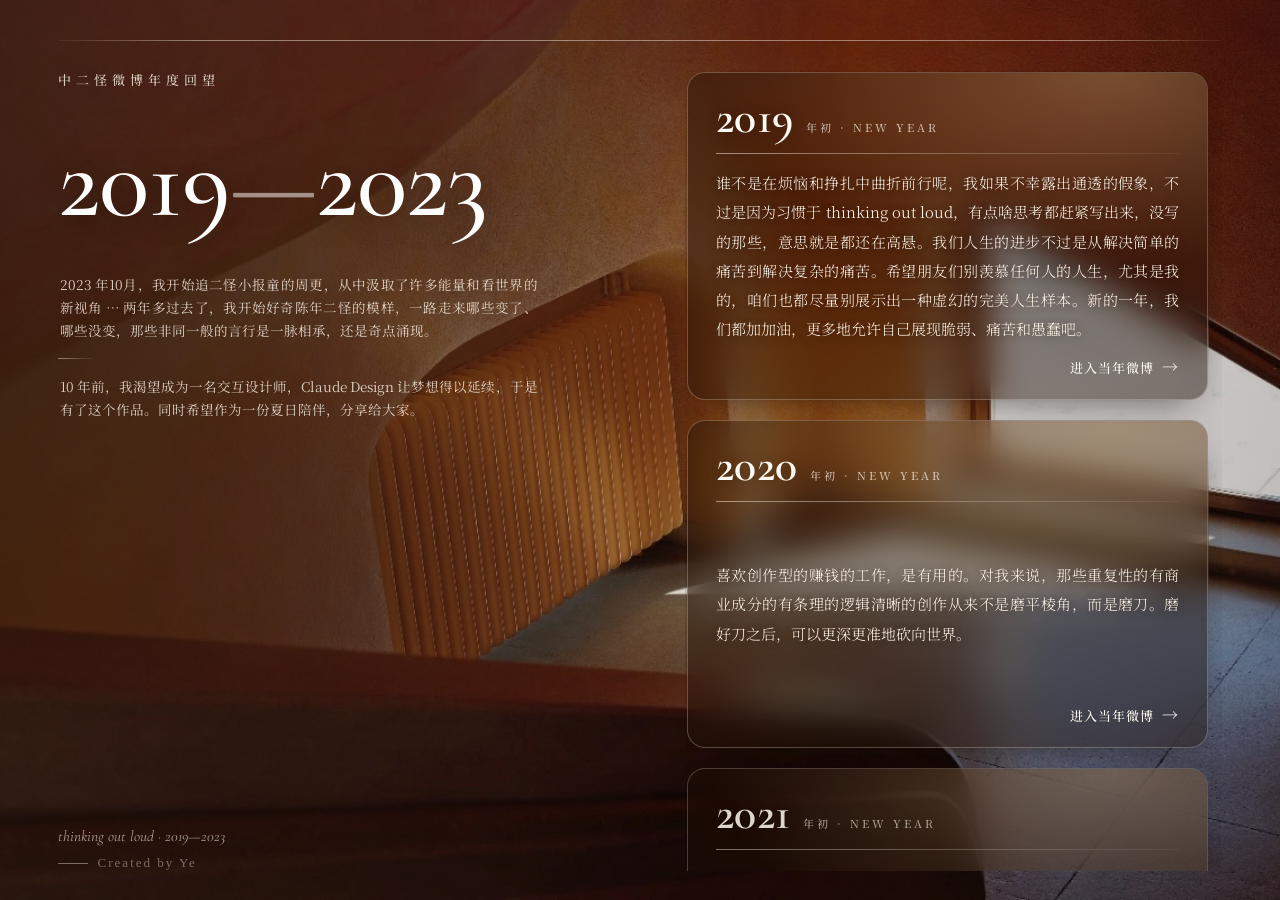
<file: index.html>
<!DOCTYPE html>
<html>
<head>
<meta charset="utf-8">
<meta name="viewport" content="width=device-width, initial-scale=1">
<link rel="preconnect" href="https://fonts.googleapis.com">
<link rel="preconnect" href="https://fonts.gstatic.com" crossorigin="">
<link href="https://fonts.googleapis.com/css2?family=Cormorant+Garamond:ital,wght@0,400;0,500;0,600;1,500&family=Noto+Serif+SC:wght@300;400;500;600&display=swap" rel="stylesheet">
<style>
  html,body{margin:0;padding:0;height:100%;background:#3a2417;}
  *{box-sizing:border-box;}
  .yr-scroll::-webkit-scrollbar{width:7px;}
  .yr-scroll::-webkit-scrollbar-thumb{background:rgba(255,240,224,0.28);border-radius:5px;}
  .yr-scroll::-webkit-scrollbar-track{background:transparent;}
  .yr-scroll{scrollbar-width:thin;scrollbar-color:rgba(255,240,224,0.28) transparent;}
  @keyframes yrBreathe{0%,100%{opacity:.28;}50%{opacity:.62;}}
  @keyframes yrCardIn{from{opacity:0;transform:translateY(18px);}to{opacity:1;transform:translateY(0);}}
</style>
</head>
<body>
<div id="root" style="position:fixed; inset:0; overflow:hidden; font-family:'Noto Serif SC',serif; background:#3a2417;"></div>

<script>
(function() {
  const data = [
    { year: '2019', text: '谁不是在烦恼和挣扎中曲折前行呢，我如果不幸露出通透的假象，不过是因为习惯于 thinking out loud，有点啥思考都赶紧写出来，没写的那些，意思就是都还在高悬。我们人生的进步不过是从解决简单的痛苦到解决复杂的痛苦。希望朋友们别羡慕任何人的人生，尤其是我的，咱们也都尽量别展示出一种虚幻的完美人生样本。新的一年，我们都加加油，更多地允许自己展现脆弱、痛苦和愚蠢吧。' },
    { year: '2020', text: '喜欢创作型的赚钱的工作，是有用的。对我来说，那些重复性的有商业成分的有条理的逻辑清晰的创作从来不是磨平棱角，而是磨刀。磨好刀之后，可以更深更准地砍向世界。' },
    { year: '2021', text: '新年愿望是多做一些无人在意的事情吧，主流太无趣了，得往边缘里退一退。主流是个奖杯，拿完了就完了，但是搞创作是一辈子的事儿，眼睛一直盯着奖杯还玩啥呀' },
    { year: '2022', text: '任何关系健康的基础都是「我有很多自己的事情要忙」。在今天这样人情繁杂的时刻，不必被任何关系牵动、捆绑，先护佑自己的心，送给朋友们。' },
    { year: '2023', text: '书和电影现在很难带给我什么极致体验了，那些对现在的我来说都是有点降维的世界。我更喜欢感受真实的人，握手以及拥抱，尴尬或是沉默，爱别离与求不得。仍然会像年轻时那样大量地读、敏锐地感受，但那些遥远的灵魂，确实走不进我心里更深的地方了。我关心的是我能一起滑冰、打到耳光或亲吻一会儿的人类' },
  ];
  const reader = encodeURI('detailbyy.html');

  function isMobile() { return window.innerWidth <= 640; }

  function getVals() {
    const mobile = isMobile();
    return {
      leftDisplay: mobile ? 'none' : 'flex',
      mobileHeaderDisplay: mobile ? 'flex' : 'none',
      cardColWidth: mobile ? '100%' : 'clamp(380px,42vw,600px)',
      cardColPad: mobile ? '2px 2px 8px' : '2px 14px 2px 2px',
      hairlineMargin: mobile ? '14px' : '40px',
      bgPos: mobile ? '36% 42%' : 'center 42%',
      outerPad: mobile ? '0 18px' : '0 clamp(28px,4.5vw,76px)',
      cardTextSize: mobile ? '15.5px' : '15px',
      cardFooterSize: mobile ? '13.5px' : '13px',
    };
  }

  function buildCards() {
    return data.map((d, i) => {
      const ready = d.year === '2019' || d.year === '2020';
      return {
        year: d.year,
        text: d.text,
        ready,
        href: ready ? (reader + '?year=' + d.year) : null,
        footerText: ready ? '进入当年微博' : '整理中，待续 ...',
        footerColor: ready ? '#fffaf3' : 'rgba(255,244,230,0.6)',
        cardOpacity: ready ? '1' : '0.86',
        breatheDelay: (i * 0.9).toFixed(2) + 's',
      };
    });
  }

  function render() {
    const v = getVals();
    const cards = buildCards();
    const root = document.getElementById('root');

    root.innerHTML = `
      <div aria-hidden="true" style="position:absolute; inset:0; background-image:url('assets/bg-room.jpg'); background-size:cover; background-position:${v.bgPos};"></div>
      <div aria-hidden="true" style="position:absolute; inset:0; background:linear-gradient(100deg, rgba(36,20,11,0.62) 0%, rgba(36,20,11,0.34) 34%, rgba(36,20,11,0.10) 60%, rgba(36,20,11,0.30) 100%);"></div>

      <div style="position:absolute; inset:0; display:flex; flex-direction:column; padding:${v.outerPad};">

        <div style="height:1px; margin-top:${v.hairlineMargin}; background:linear-gradient(90deg, rgba(255,244,230,0.05), rgba(255,244,230,0.45) 12%, rgba(255,244,230,0.45) 88%, rgba(255,244,230,0.05));"></div>

        <div style="display:${v.mobileHeaderDisplay}; flex-direction:column; align-items:center; padding:clamp(18px,3.5vh,30px) 0 clamp(10px,2vh,16px); text-align:center; gap:5px;">
          <div style="font-family:'Noto Serif SC',serif; font-weight:500; font-size:20px; letter-spacing:3px; color:#fdf3e8;">二怪微博年度回顾</div>
          <div style="font-family:'Cormorant Garamond',serif; font-style:italic; font-size:13.5px; letter-spacing:1px; color:rgba(253,243,232,0.58);">Created by Ye</div>
        </div>

        <div style="flex:1; min-height:0; display:flex; flex-direction:row; gap:clamp(24px,4vw,72px); padding:clamp(22px,3.2vh,40px) 0 clamp(24px,3.2vh,40px);">

          <div style="flex:1; min-width:0; display:${v.leftDisplay}; flex-direction:column; justify-content:space-between; color:#fdf3e8;">
            <div>
              <div style="font:500 13px 'Noto Serif SC',serif; letter-spacing:5px; color:rgba(253,243,232,0.82); text-transform:uppercase;">中二怪微博年度回望</div>
              <div style="margin-top:clamp(20px,5vh,56px); font-family:'Cormorant Garamond',serif; font-weight:500; font-size:clamp(56px,8.2vw,128px); line-height:0.92; letter-spacing:-1px; color:#fff; text-shadow:0 2px 30px rgba(20,10,4,0.35);">2019<span style="opacity:0.5;">—</span>2023</div>
              <div style="margin-top:clamp(28px,4.5vh,56px); max-width:392px; display:flex; flex-direction:column; gap:14px;">
                <p style="margin: 0; font-weight: 400; font-size: 13.5px; line-height: 1.7; color: #FDF3E8D1; text-wrap: pretty; text-align: justify; font-family: Noto Serif SC; width: 478px; margin-top: 2px; margin-right: 2px; margin-bottom: 2px; margin-left: 2px;">2023 年10月，我开始追二怪小报童的周更，从中汲取了许多能量和看世界的新视角 … 两年多过去了，我开始好奇陈年二怪的模样，一路走来哪些变了、哪些没变，那些非同一般的言行是一脉相承，还是奇点涌现。</p>
                <div aria-hidden="true" style="width:34px; height:1px; background:linear-gradient(90deg, rgba(253,243,232,0.45), rgba(253,243,232,0.05));"></div>
                <p style="margin: 0; font-weight: 400; font-size: 13.5px; line-height: 1.7; color: #FDF3E8D1; text-wrap: pretty; text-align: justify; font-family: Noto Serif SC; width: 478px; margin-top: 2px; margin-right: 2px; margin-bottom: 2px; margin-left: 2px;">10 年前，我渴望成为一名交互设计师，Claude Design 让梦想得以延续，于是有了这个作品。同时希望作为一份夏日陪伴，分享给大家。</p>
              </div>
            </div>
            <div style="display:flex; flex-direction:column; gap:10px;">
              <div style="font-family:'Cormorant Garamond',serif; font-style:italic; font-size:clamp(15px,1.2vw,18px); color:rgba(253,243,232,0.62);">thinking out loud · 2019—2023</div>
              <div aria-hidden="true" style="display:flex; align-items:center; gap:10px; color:rgba(253,243,232,0.40); font-size:13px; letter-spacing:2px;">
                <span style="display:inline-block; width:30px; height:1px; background:rgba(253,243,232,0.4);"></span>
                <span style="font-family: Georgia; font-weight: 500">Created by Ye</span>
              </div>
            </div>
          </div>

          <div class="yr-scroll" id="cardCol" style="width:${v.cardColWidth}; flex-shrink:0; overflow-y:auto; padding:${v.cardColPad}; display:flex; flex-direction:column; gap:20px;">
            ${cards.map(y => `
              <a ${y.href ? `href="${y.href}"` : ''} class="yr-card" data-yrcard="1" style="position:relative; display:block; flex-shrink:0; border-radius:18px; overflow:hidden; text-decoration:none; border:1px solid rgba(255,238,220,0.26); background:rgba(34,18,10,0.46); box-shadow:0 14px 38px -18px rgba(20,10,4,0.7); -webkit-backdrop-filter:blur(18px) saturate(118%); backdrop-filter:blur(18px) saturate(118%); transform:translateY(0); transition:transform .42s cubic-bezier(.2,.8,.25,1), box-shadow .42s ease, background-color .42s ease, border-color .42s ease, opacity .42s ease; opacity:${y.cardOpacity}; cursor:${y.href ? 'pointer' : 'default'};">
                <div aria-hidden="true" style="position:absolute; inset:0; pointer-events:none; background:radial-gradient(125% 95% at 82% 0%, rgba(255,206,140,0.30), rgba(255,206,140,0) 62%); animation:yrBreathe 7s ease-in-out infinite; animation-delay:${y.breatheDelay};"></div>
                <div style="position:relative; height:100%; display:flex; flex-direction:column; padding:24px 28px 22px;">
                  <div style="display:flex; align-items:baseline; gap:12px; flex-shrink:0;">
                    <div style="font-family:'Cormorant Garamond',serif; font-weight:600; font-size:46px; line-height:0.9; color:#fffaf3; letter-spacing:0.5px; text-shadow:0 1px 14px rgba(28,14,6,0.4);">${y.year}</div>
                    <div style="font:500 11px 'Noto Serif SC',serif; letter-spacing:3px; color:rgba(255,247,236,0.7);">年初 · NEW YEAR</div>
                  </div>
                  <div style="height:1px; margin:15px 0 14px; background:linear-gradient(90deg, rgba(255,246,234,0.5), rgba(255,246,234,0.05)); flex-shrink:0;"></div>
                  <div style="flex: 1; min-height: 0; display: flex; flex-direction: column; justify-content: center; font-weight: 300; font-size: ${v.cardTextSize}; line-height: 1.95; color: #fdf2e6; text-wrap: pretty; text-shadow: 0 1px 10px rgba(28,14,6,0.45); text-align: justify">${y.text}</div>
                  <div style="flex-shrink:0; margin-top:14px; display:flex; align-items:center; justify-content:flex-end; gap:8px; font:500 ${v.cardFooterSize} 'Noto Serif SC',serif; letter-spacing:1px; color:${y.footerColor};">
                    <span>${y.footerText}</span>
                    ${y.ready ? '<span style="font-size:16px; line-height:1;">→</span>' : ''}
                  </div>
                </div>
              </a>
            `).join('')}
          </div>

        </div>
      </div>
    `;

    equalizeCards();
    setupHover();
  }

  function equalizeCards() {
    const cards = [...document.querySelectorAll('[data-yrcard]')];
    if (!cards.length) return;
    cards.forEach(c => { c.style.height = 'auto'; });
    requestAnimationFrame(() => {
      let max = 0;
      cards.forEach(c => { max = Math.max(max, c.offsetHeight); });
      cards.forEach(c => { c.style.height = max + 'px'; });
    });
  }

  function setupHover() {
    document.querySelectorAll('.yr-card').forEach(card => {
      if (!card.href) return;
      card.addEventListener('mouseenter', () => {
        card.style.transform = 'translateY(-6px)';
        card.style.background = 'rgba(46,25,14,0.62)';
        card.style.borderColor = 'rgba(255,238,220,0.55)';
        card.style.boxShadow = '0 26px 54px -20px rgba(20,10,4,0.72)';
      });
      card.addEventListener('mouseleave', () => {
        card.style.transform = 'translateY(0)';
        card.style.background = 'rgba(34,18,10,0.46)';
        card.style.borderColor = 'rgba(255,238,220,0.26)';
        card.style.boxShadow = '0 14px 38px -18px rgba(20,10,4,0.7)';
      });
    });
  }

  render();

  let resizeT;
  window.addEventListener('resize', () => {
    clearTimeout(resizeT);
    resizeT = setTimeout(() => {
      render();
    }, 80);
  });

  if (document.fonts && document.fonts.ready) {
    document.fonts.ready.then(() => equalizeCards());
  }
  setTimeout(() => equalizeCards(), 250);
})();
</script>
</body>
</html>
</file>
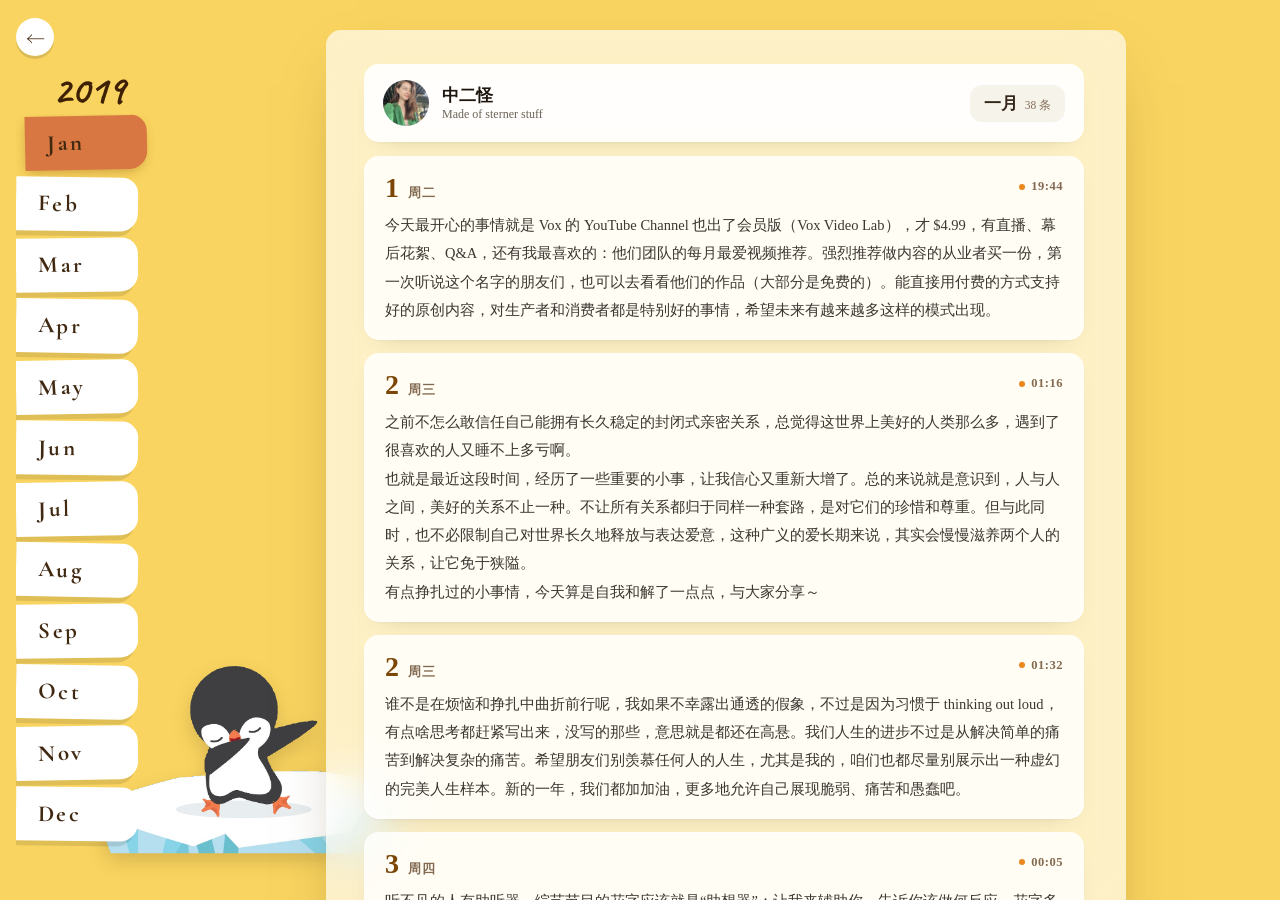
<file: detailByPenguin.html>
<!DOCTYPE html>
<html>
<head>
<meta charset="utf-8">
<meta name="viewport" content="width=device-width, initial-scale=1">
<link rel="preconnect" href="https://fonts.googleapis.com">
<link rel="preconnect" href="https://fonts.gstatic.com" crossorigin="">
<link href="https://fonts.googleapis.com/css2?family=Caveat:wght@500;600;700&family=Cormorant+Garamond:ital,wght@0,500;0,600;0,700;1,600&family=Noto+Serif+SC:wght@400;500;600;700&display=swap" rel="stylesheet">
<title>微博阅览</title>
<style>
  html, body { margin: 0; padding: 0; height: 100%; background: oklch(88% 0.14 92); }
  * { box-sizing: border-box; }
  .wb-scroll::-webkit-scrollbar { width: 9px; height: 9px; }
  .wb-scroll::-webkit-scrollbar-thumb { background: oklch(72% 0.13 92); border-radius: 5px; }
  .wb-scroll::-webkit-scrollbar-track { background: transparent; }
  .wb-strip::-webkit-scrollbar { height: 0; }
  .wb-strip { scrollbar-width: none; }
  @keyframes chapterIn { from { opacity: 0; transform: translateY(12px); } to { opacity: 1; transform: translateY(0); } }
  .month-prev-btn:hover { background: oklch(87% 0.055 68) !important; }
  .month-next-btn:hover { background: oklch(87% 0.055 68) !important; }
  #back-btn, #mobile-back { transition: background .18s ease, box-shadow .18s ease, transform .18s ease !important; }
  #back-btn:hover, #mobile-back:hover { background: oklch(93% 0.05 68) !important; box-shadow: 0 1px 0 rgba(0,0,0,.08) !important; transform: scale(1.08) !important; }
  #back-btn:active, #mobile-back:active { background: oklch(88% 0.08 68) !important; box-shadow: none !important; transform: scale(0.95) !important; }
</style>
</head>
<body>
<div id="root" style="position:fixed;inset:0;display:flex;flex-direction:row;font-family:'Noto Serif SC',serif;overflow:hidden;background-color:oklch(88% 0.14 92);"></div>

<div id="lightbox" style="display:none;position:fixed;inset:0;z-index:200;background:rgba(22,16,4,0.86);align-items:center;justify-content:center;padding:20px;cursor:zoom-out;">
  <img id="lightbox-img" alt="" style="max-width:96vw;max-height:92vh;object-fit:contain;border-radius:12px;box-shadow:0 24px 70px rgba(0,0,0,.55);">
</div>

<script>
(function () {
  'use strict';

  // ---- state ----
  const allYears = [2019, 2020, 2021, 2022, 2023];
  const defaults = { accentColor: '#D97742', baseColor: 'oklch(88% 0.14 92)', panelOpacity: 0.66, cardOpacity: 0.82 };
  let local = {};
  let state = {
    loaded: false, data: null, activeIdx: 0,
    year: 2019, empty: false,
  };

  const params = new URLSearchParams(location.search);
  state.year = parseInt(params.get('year') || '2019', 10);
  localStorage.setItem('wb_last_year', String(state.year));

  function theme(key) {
    if (local[key] != null) return local[key];
    return defaults[key];
  }

  // ---- audio ----
  let ac = null, master = null, lp = null;

  function ensureAudio() {
    if (!ac) {
      const AC = window.AudioContext || window.webkitAudioContext;
      ac = new AC();
      master = ac.createGain(); master.gain.value = 0.32;
      lp = ac.createBiquadFilter(); lp.type = 'lowpass'; lp.frequency.value = 3200;
      lp.connect(master); master.connect(ac.destination);
    }
    if (ac.state === 'suspended') ac.resume();
  }

  function playNote(freq) {
    if (!freq) return;
    ensureAudio();
    const t = ac.currentTime;
    const g = ac.createGain();
    g.gain.setValueAtTime(0.0001, t);
    g.gain.exponentialRampToValueAtTime(0.5, t + 0.006);
    g.gain.exponentialRampToValueAtTime(0.0005, t + 1.3);
    g.connect(lp);
    const o = ac.createOscillator(); o.type = 'triangle'; o.frequency.value = freq; o.connect(g);
    o.start(t); o.stop(t + 1.4);
  }

  // ---- constants ----
  const freqs = [261.63, 293.66, 329.63, 349.23, 392.00, 440.00, 493.88, 523.25, 587.33, 659.25, 698.46, 783.99];
  const rots = ['-1.2deg', '0.8deg', '-0.6deg', '1deg', '-1deg', '0.7deg', '-0.9deg', '1.1deg', '-0.7deg', '1deg', '-1deg', '0.6deg'];
  const mn = {
    '01': ['一月', 'Jan'], '02': ['二月', 'Feb'], '03': ['三月', 'Mar'], '04': ['四月', 'Apr'],
    '05': ['五月', 'May'], '06': ['六月', 'Jun'], '07': ['七月', 'Jul'], '08': ['八月', 'Aug'],
    '09': ['九月', 'Sep'], '10': ['十月', 'Oct'], '11': ['十一月', 'Nov'], '12': ['十二月', 'Dec']
  };
  const allKeys = ['01', '02', '03', '04', '05', '06', '07', '08', '09', '10', '11', '12'];

  function isWide() { return window.innerWidth >= 760; }

  // ---- lightbox ----
  const lb = document.getElementById('lightbox');
  const lbImg = document.getElementById('lightbox-img');

  // Global open function callable from inline onclick
  window.__wbOpenImg = function (src) {
    if (lb && lbImg) { lbImg.src = src; lb.style.display = 'flex'; }
  };

  function closeImg() {
    if (lb) lb.style.display = 'none';
    if (lbImg) lbImg.src = '';
  }

  if (lb) lb.addEventListener('click', closeImg);
  document.addEventListener('keydown', function (e) { if (e.key === 'Escape') closeImg(); });

  // ---- data prep ----
  function prep(p) {
    const day = p.dt.slice(8, 10), mon = p.dt.slice(5, 7), yr = p.dt.slice(0, 4);
    const wk = ['周日', '周一', '周二', '周三', '周四', '周五', '周六'];
    const weekday = wk[new Date(parseInt(yr, 10), parseInt(mon, 10) - 1, parseInt(day, 10)).getDay()];
    const cols = p.images.length === 1 ? 1 : (p.images.length === 2 || p.images.length === 4) ? 2 : 3;
    const rImgs = p.repost ? p.repost.images : [];
    const rcols = rImgs.length === 1 ? 1 : (rImgs.length === 2 || rImgs.length === 4) ? 2 : 3;
    return {
      id: p.id, text: p.text,
      dayNum: parseInt(day, 10), weekday, timeLabel: p.dt.slice(11, 16),
      hasImg: p.images.length > 0, images: p.images, cols,
      imgRatio: p.images.length === 1 ? '4 / 3' : '1',
      imgMaxW: p.images.length === 1 ? '340px' : '440px',
      hasRepost: !!p.repost, repostText: p.repost ? p.repost.text : '',
      repostHasImg: rImgs.length > 0, repostImages: rImgs, repostCols: rcols,
    };
  }

  function esc(s) {
    return String(s)
      .replace(/&/g, '&amp;').replace(/</g, '&lt;').replace(/>/g, '&gt;').replace(/"/g, '&quot;');
  }

  function loadYear(y) {
    fetch('data/weibo-' + y + '.json')
      .then(r => { if (!r.ok) throw new Error('no data'); return r.json(); })
      .then(d => {
        const fm = (d.months && d.months[0]) ? parseInt(d.months[0].split('-')[1], 10) - 1 : 0;
        state.loaded = true; state.data = d; state.activeIdx = fm; state.empty = false;
        render(); afterChange();
      })
      .catch(() => { state.loaded = true; state.data = null; state.empty = true; render(); });
  }

  // ---- navigation ----
  function goBack() { window.location.href = 'indexPenguin.html'; }

  function gotoYear(y) {
    const p = new URLSearchParams(location.search);
    p.set('year', y);
    window.location.search = p.toString();
  }

  function prevYear() {
    const i = allYears.indexOf(state.year);
    if (i > 0) gotoYear(allYears[i - 1]);
  }

  function nextYear() {
    const i = allYears.indexOf(state.year);
    if (i >= 0 && i < allYears.length - 1) gotoYear(allYears[i + 1]);
  }

  let btnTimer = null;

  function prevMonth() {
    clearTimeout(btnTimer);
    btnTimer = setTimeout(() => {
      state.activeIdx = Math.max(0, state.activeIdx - 1);
      render(); afterChange();
    }, 100);
  }

  function nextMonth() {
    clearTimeout(btnTimer);
    btnTimer = setTimeout(() => {
      state.activeIdx = Math.min(11, state.activeIdx + 1);
      render(); afterChange();
    }, 100);
  }

  function setMonth(e) {
    const el = e.currentTarget;
    const idx = parseInt(el.dataset.idx, 10);
    playNote(parseFloat(el.dataset.freq));
    state.activeIdx = idx;
    render(); afterChange();
  }

  // ---- theme ----
  function applyTheme() {
    const base = theme('baseColor');
    const panelOp = theme('panelOpacity');
    const cardOp = theme('cardOpacity');
    document.querySelectorAll('[data-basebg]').forEach(el => { el.style.background = base; });
    document.body.style.background = base;
    document.documentElement.style.background = base;
    document.querySelectorAll('[data-layer="panel"]').forEach(el => { el.style.background = 'rgba(255,255,255,' + panelOp + ')'; });
    document.querySelectorAll('[data-layer="card"]').forEach(el => { el.style.background = 'rgba(255,255,255,' + cardOp + ')'; });
  }

  function resetTheme() {
    local = Object.assign({}, defaults);
    applyTheme();
    highlightActive();
  }

  // ---- highlight active tab ----
  function highlightActive() {
    const idx = state.activeIdx;
    const accent = theme('accentColor');
    document.querySelectorAll('[data-mtab]').forEach(el => {
      const on = parseInt(el.dataset.idx, 10) === idx;
      const has = el.dataset.has !== 'false';
      if (el.dataset.ctx === 'vkey') {
        el.style.background = on ? accent : (has ? '#fff' : 'oklch(96.5% 0.014 92)');
        el.style.color = on ? '#fff' : '';
        el.style.opacity = (on || has) ? '1' : '0.5';
        el.style.transform = on ? 'translateX(9px)' : 'translateX(0)';
        el.style.boxShadow = on ? '-1px 4px 12px -3px rgba(120,60,0,.4)' : '-3px 5px 0 rgba(0,0,0,.10)';
      } else {
        el.style.background = on ? accent : (has ? '#fff' : 'oklch(96.5% 0.014 92)');
        el.style.color = on ? '#fff' : '';
        el.style.opacity = (on || has) ? '1' : '0.5';
        el.style.transform = on ? 'translateY(4px)' : 'translateY(0)';
        el.style.boxShadow = on ? '0 4px 10px -3px rgba(120,60,0,.4)' : '0 3px 0 rgba(0,0,0,.13)';
      }
    });
  }

  function afterChange() {
    highlightActive();
    const readEl = document.querySelector('[data-read]');
    if (readEl) readEl.scrollTop = 0;
    const page = document.querySelector('[data-page]');
    if (page) { page.style.animation = 'none'; void page.offsetWidth; page.style.animation = 'chapterIn .4s ease'; }
    const activeChip = document.querySelector('[data-mtab][data-idx="' + state.activeIdx + '"]');
    if (activeChip) activeChip.scrollIntoView({ behavior: 'instant', block: 'nearest', inline: 'center' });
  }

  // ---- render helpers ----
  function renderPostCards(posts, wide) {
    const cardW = wide ? '720px' : '100%';
    if (!posts.length) {
      return `<div data-layer="card" style="border-radius:18px;padding:38px 24px;width:${cardW};height:420px;display:flex;flex-direction:column;align-items:center;justify-content:center;gap:22px;">
        <img src="penguin-ice.png" alt="" style="width:120px;height:auto;opacity:.95;filter:drop-shadow(0 4px 5px rgba(0,0,0,.12));">
        <div style="font-size:14px;color:oklch(52% 0.03 60);text-align:center;">这个月的微博还在整理中。</div>
      </div>`;
    }
    return posts.map(p => {
      const repostImgHTML = p.repostHasImg
        ? `<div style="display:grid;grid-template-columns:repeat(${p.repostCols},1fr);gap:6px;margin-top:10px;max-width:400px;">${p.repostImages.map(im => `<img src="${esc(im)}" loading="lazy" decoding="async" alt="" onclick="__wbOpenImg(this.src)" style="width:100%;aspect-ratio:1;object-fit:cover;border-radius:8px;background:oklch(92% 0.01 92);cursor:zoom-in;">`).join('')}</div>`
        : '';
      const repostHTML = p.hasRepost
        ? `<div style="margin-top:12px;padding:12px 14px;background:oklch(97% 0.015 95);border-radius:12px;border-left:4px solid oklch(75% 0.183 55.934);">
            <div style="font-size:14.5px;line-height:1.78;color:oklch(40% 0.02 60);white-space:pre-wrap;text-wrap:pretty;font-family:Georgia">${esc(p.repostText)}</div>
            ${repostImgHTML}
           </div>`
        : '';
      const imgHTML = p.hasImg
        ? `<div style="display:grid;grid-template-columns:repeat(${p.cols},1fr);gap:6px;margin-top:12px;max-width:${p.imgMaxW};">${p.images.map(im => `<img src="${esc(im)}" loading="lazy" decoding="async" alt="" onclick="__wbOpenImg(this.src)" style="width:100%;aspect-ratio:${p.imgRatio};object-fit:cover;border-radius:10px;background:oklch(92% 0.01 92);cursor:zoom-in;">`).join('')}</div>`
        : '';
      return `
        <div data-layer="card" style="border-radius:15px;box-shadow:0 1px 2px rgba(0,0,0,.03),0 10px 26px -18px rgba(70,50,10,.28);border:1px solid rgba(255,255,255,0.7);padding:17px 20px 15px;width:${cardW};">
          <div style="display:flex;align-items:flex-start;justify-content:space-between;gap:12px;">
            <div style="display:flex;align-items:baseline;gap:9px;">
              <div style="font:600 28px Georgia;color:oklch(45% 0.1 62);line-height:1;">${p.dayNum}</div>
              <div style="font:600 12.5px Georgia;color:oklch(54% 0.05 65);letter-spacing:.5px;">${esc(p.weekday)}</div>
            </div>
            <div style="display:flex;align-items:center;gap:6px;padding-top:5px;">
              <div style="width:6px;height:6px;border-radius:50%;background:oklch(72% 0.16 60);flex-shrink:0;"></div>
              <div style="font:600 12.5px Georgia;color:oklch(54% 0.05 65);letter-spacing:.5px;">${esc(p.timeLabel)}</div>
            </div>
          </div>
          <div style="font-size:14.5px;line-height:1.95;color:oklch(34% 0.012 67.558);margin-top:9px;white-space:pre-wrap;text-wrap:pretty;font-family:Georgia">${esc(p.text)}</div>
          ${repostHTML}
          ${imgHTML}
        </div>`;
    }).join('');
  }

  // ---- render ----
  function render() {
    const wide = isWide();
    const year = state.year;
    const d = state.data;
    const availSet = new Set(d ? (d.months || []).map(ym => ym.split('-')[1]) : []);
    const idx = Math.min(Math.max(state.activeIdx, 0), 11);
    const k = allKeys[idx];
    const posts = d ? d.posts.filter(p => p.ym === year + '-' + k).map(prep) : [];
    const monthCn = mn[k][0];
    const pageMark = '· 第 ' + (idx + 1) + ' / 12 月 ·';
    const hasPrev = idx > 0, hasNext = idx < 11;
    const cardW = wide ? '720px' : '100%';
    const base = theme('baseColor');

    // vertical piano key tabs (wide left column)
    const vTabsHTML = allKeys.map((mk, i) => {
      const hasData = availSet.has(mk);
      return `<div data-mtab="1" data-ctx="vkey" data-idx="${i}" data-has="${hasData}" data-freq="${freqs[i]}"
        style="position:relative;height:54px;background:#fff;border-radius:0 16px 18px 0;box-shadow:-3px 5px 0 rgba(0,0,0,.10);display:flex;align-items:center;padding:0 12px 0 22px;cursor:pointer;user-select:none;transition:transform .12s ease,background .12s ease,opacity .12s ease;rotate:${rots[i]};">
        <div style="font:700 23px 'Cormorant Garamond',serif;letter-spacing:2.5px;color:oklch(30% 0.05 62);line-height:1;">${mn[mk][1]}</div>
      </div>`;
    }).join('');

    // horizontal piano key strip (mobile)
    const hTabsHTML = allKeys.map((mk, i) => {
      const hasData = availSet.has(mk);
      return `<div data-mtab="1" data-ctx="hkey" data-idx="${i}" data-has="${hasData}" data-freq="${freqs[i]}"
        style="flex-shrink:0;width:72px;height:56px;background:#fff;border-radius:5px 5px 9px 9px;box-shadow:0 3px 0 rgba(0,0,0,.13);display:flex;flex-direction:column;align-items:center;justify-content:center;gap:1px;cursor:pointer;user-select:none;transition:transform .1s ease,background .1s ease,opacity .1s ease;">
        <div style="font:700 17px 'Cormorant Garamond',serif;letter-spacing:1.5px;color:oklch(30% 0.05 62);line-height:1;">${mn[mk][1]}</div>
      </div>`;
    }).join('');

    // reading panel
    let panelContent = '';
    if (state.empty) {
      panelContent = `
        <div style="max-width:560px;margin:12vh auto 0;text-align:center;">
          <img src="penguin-ice.png" alt="" style="width:140px;height:auto;filter:drop-shadow(0 5px 6px rgba(0,0,0,.16));">
          <div style="font:700 44px 'Caveat',cursive;color:oklch(40% 0.07 60);margin-top:6px;">${year}</div>
          <div style="font-size:16px;margin-top:8px;color:oklch(35% 0.04 60);">这一年的微博还在整理中。</div>
        </div>`;
    } else if (d) {
      const avatar = d.user ? d.user.avatar : '';
      const screenName = d.user ? d.user.screen_name : '';
      const desc = d.user ? d.user.description : '';
      panelContent = `
        <div data-page="1" data-layer="panel" style="max-width:800px;margin:0 auto;padding:${wide ? '22px 24px 30px 38px' : '14px 11px 26px'};min-height:calc(100% - 2px);-webkit-backdrop-filter:blur(24px) saturate(108%);backdrop-filter:blur(24px) saturate(108%);border:0px solid rgba(255,255,255,0.5);border-radius:15px;box-shadow:0 24px 60px -30px rgba(80,55,5,.5);">
          <div data-layer="card" style="-webkit-backdrop-filter:blur(10px) saturate(108%);backdrop-filter:blur(10px) saturate(108%);border-radius:15px;box-shadow:0 1px 2px rgba(0,0,0,.03),0 10px 26px -18px rgba(70,50,10,.28);border:1px solid rgba(255,255,255,0.7);display:flex;align-items:center;gap:13px;padding:15px 18px;margin-bottom:14px;width:${cardW};margin-top:12px;">
            ${avatar ? `<img src="${esc(avatar)}" alt="" style="width:46px;height:46px;border-radius:50%;object-fit:cover;">` : ''}
            <div style="flex:1;">
              <div style="font-size:17px;font-weight:700;color:oklch(20% 0.02 60);font-family:Georgia">${esc(screenName)}</div>
              <div style="font-size:12px;color:oklch(50% 0.02 60);font-family:Georgia">${esc(desc)}</div>
            </div>
            <div style="display:flex;align-items:baseline;gap:7px;padding:7px 14px;background:oklch(96.5% 0.013 92);border-radius:12px;">
              <span style="font:700 17px 'Noto Serif SC',serif;color:oklch(28% 0.03 60);font-family:Georgia">${monthCn}</span>
              <span style="font-size:11.5px;color:oklch(56% 0.04 65);font-family:Georgia">${posts.length} 条</span>
            </div>
          </div>
          <div style="display:flex;flex-direction:column;gap:13px;width:${cardW};">
            ${renderPostCards(posts, wide)}
          </div>
          <div style="display:flex;align-items:center;gap:12px;padding:24px 0 4px;">
            <div class="month-prev-btn" style="visibility:${hasPrev ? 'visible' : 'hidden'};cursor:pointer;display:flex;align-items:center;gap:7px;padding:9px 17px;background:oklch(91% 0.045 70);border-radius:999px;box-shadow:0 2px 0 oklch(82% 0.05 68);color:oklch(46% 0.07 62);font-size:13.5px;font-weight:700;transition:background .15s ease,color .15s ease;font-family:Georgia;white-space:nowrap;">
              ‹ ${hasPrev ? mn[allKeys[idx - 1]][0] : mn[allKeys[0]][0]}
            </div>
            <div style="flex:1;text-align:center;font:700 13.5px 'Noto Serif SC',serif;color:oklch(60% 0.05 65);letter-spacing:1px;font-family:Georgia">${pageMark}</div>
            <div class="month-next-btn" style="visibility:${hasNext ? 'visible' : 'hidden'};cursor:pointer;display:flex;align-items:center;gap:7px;padding:9px 17px;background:oklch(91% 0.045 70);border-radius:999px;box-shadow:0 2px 0 oklch(82% 0.05 68);color:oklch(46% 0.07 62);font-size:13.5px;font-weight:700;transition:background .15s ease,color .15s ease;font-family:Georgia;white-space:nowrap;">
              ${hasNext ? mn[allKeys[idx + 1]][0] : mn[allKeys[11]][0]} ›
            </div>
          </div>
        </div>`;
    }

    const root = document.getElementById('root');
    root.innerHTML = `
      <!-- gutter penguin mascot (wide only, z-index -1 so it sits behind translucent panel) -->
      <div style="display:${wide ? 'flex' : 'none'};position:fixed;left:${172 - 78}px;bottom:4px;z-index:-1;align-items:flex-end;pointer-events:none;">
        <img src="penguin-ice.png" alt="" style="height:auto;filter:drop-shadow(0 8px 9px rgba(70,50,10,.18));width:300px;">
      </div>


      <!-- left piano column (wide only) -->
      <div style="display:${wide ? 'flex' : 'none'};width:172px;flex-shrink:0;flex-direction:column;align-items:stretch;padding:18px 10px 18px 16px;position:relative;background:transparent;height:100%;">
        <div style="display:flex;align-items:center;gap:10px;padding-right:8px;">
          <div id="back-btn" title="返回钢琴首页" style="cursor:pointer;width:38px;height:38px;border-radius:50%;background:#fff;box-shadow:0 3px 0 rgba(0,0,0,.12);display:flex;align-items:center;justify-content:center;font-size:19px;color:oklch(35% 0.05 60);">←</div>
        </div>
        <div style="display:flex;align-items:center;justify-content:center;gap:10px;margin:14px 0 4px;">
          <div style="font:700 40px 'Caveat',cursive;color:oklch(28% 0.06 60);line-height:1;">${year}</div>
        </div>
        <div class="wb-strip" style="flex:1;overflow-y:auto;display:flex;flex-direction:column;gap:7px;padding:2px 24px 8px 0;">
          ${vTabsHTML}
        </div>
      </div>

      <!-- main column -->
      <div style="flex:1;min-width:0;display:flex;flex-direction:column;">

        <!-- mobile top bar -->
        <div data-basebg="1" style="display:${wide ? 'none' : 'flex'};flex-shrink:0;align-items:center;gap:10px;padding:0 14px;height:52px;">
          <div id="mobile-back" style="cursor:pointer;width:36px;height:36px;border-radius:50%;background:#fff;box-shadow:0 2px 0 rgba(0,0,0,.12);display:flex;align-items:center;justify-content:center;font-size:18px;color:oklch(35% 0.05 60);flex-shrink:0;">←</div>
          <div style="flex:1;display:flex;justify-content:center;">
            <div style="font:700 30px 'Caveat',cursive;color:oklch(26% 0.06 60);line-height:1;">${year}</div>
          </div>
          <div style="width:36px;flex-shrink:0;"></div>
        </div>

        <!-- mobile piano strip -->
        <div data-basebg="1" class="wb-strip" style="display:${wide ? 'none' : 'flex'};flex-shrink:0;gap:6px;overflow-x:auto;padding:6px 14px 12px;">
          ${hTabsHTML}
        </div>

        <!-- reading area -->
        <div data-read="1" class="wb-scroll" style="flex:1;overflow-y:auto;overflow-x:hidden;position:relative;padding:${wide ? '30px 28px 64px' : '0 10px 48px'};">
          ${panelContent}
        </div>
      </div>
    `;

    applyTheme();
    highlightActive();
    bindEvents();
  }

  function bindEvents() {
    document.querySelectorAll('[data-mtab]').forEach(el => {
      el.addEventListener('click', setMonth);
    });
    const backBtn = document.getElementById('back-btn');
    if (backBtn) backBtn.addEventListener('click', goBack);
    const mobileBack = document.getElementById('mobile-back');
    if (mobileBack) mobileBack.addEventListener('click', goBack);

    document.querySelectorAll('.month-prev-btn').forEach(el => el.addEventListener('click', prevMonth));
    document.querySelectorAll('.month-next-btn').forEach(el => el.addEventListener('click', nextMonth));
  }

  // ---- init ----
  render();
  loadYear(state.year);

  let resizeT;
  window.addEventListener('resize', () => {
    clearTimeout(resizeT);
    resizeT = setTimeout(() => { render(); afterChange(); }, 80);
  });
  window.addEventListener('orientationchange', () => {
    clearTimeout(resizeT);
    resizeT = setTimeout(() => { render(); afterChange(); }, 80);
  });
})();
</script>
</body>
</html>
</file>
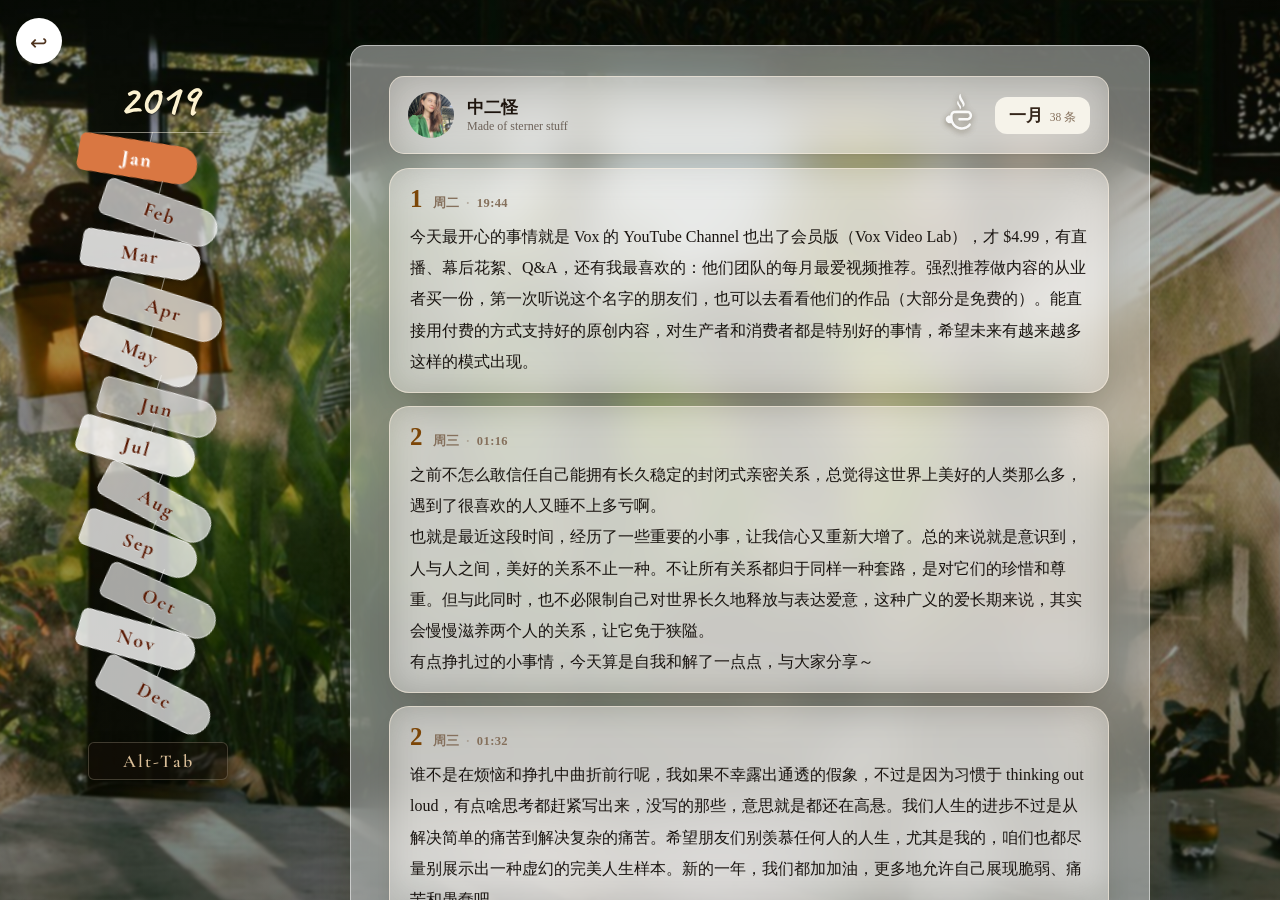
<file: detailbyy.html>
<!DOCTYPE html>
<html>
<head>
<meta charset="utf-8">
<meta name="viewport" content="width=device-width, initial-scale=1">
<link rel="preconnect" href="https://fonts.googleapis.com">
<link rel="preconnect" href="https://fonts.gstatic.com" crossorigin="">
<link href="https://fonts.googleapis.com/css2?family=Caveat:wght@500;600;700&family=Cormorant+Garamond:ital,wght@0,500;0,600;0,700;1,600&family=Noto+Serif+SC:wght@400;500;600;700&family=Nunito:wght@800;900&family=Fredoka:wght@600;700&display=swap" rel="stylesheet">
<style>
  html,body{margin:0;padding:0;height:100%;background:#16210f;}
  *{box-sizing:border-box;}
  .wb-scroll::-webkit-scrollbar{width:9px;height:9px;}
  .wb-scroll::-webkit-scrollbar-thumb{background:oklch(72% 0.13 92 / 0.5);border-radius:5px;}
  .wb-scroll::-webkit-scrollbar-track{background:transparent;}
  .wb-strip::-webkit-scrollbar{height:0;}
  .wb-strip{scrollbar-width:none;}
  .wb-scroll.mobile-sb{scrollbar-width:thin;scrollbar-color:rgba(120,110,85,0.35) transparent;}
  .wb-scroll.mobile-sb::-webkit-scrollbar{width:5px;height:5px;}
  .wb-scroll.mobile-sb::-webkit-scrollbar-thumb{background:rgba(120,110,85,0.22);border-radius:5px;transition:background .3s ease;}
  .wb-scroll.mobile-sb.sbon::-webkit-scrollbar-thumb{background:rgba(120,110,85,0.55);}
  @keyframes chapterIn{from{opacity:0;}to{opacity:1;}}
  #back-btn:hover{transform:translateY(-2px)!important;background:#D97742!important;box-shadow:0 6px 14px -4px rgba(0,0,0,.32)!important;color:oklch(31% 0.105 44)!important;}
  #back-btn:active{transform:translateY(0)!important;background:#C4652F!important;box-shadow:0 2px 0 rgba(0,0,0,.12)!important;color:oklch(31% 0.105 44)!important;}
  #play-time-btn { transition: background .18s ease, border-color .18s ease, box-shadow .18s ease; }
  #play-time-btn:hover { background: rgba(40,28,12,0.72) !important; border-color: rgba(255,245,215,0.38) !important; box-shadow: 0 6px 18px rgba(0,0,0,0.45) !important; }
  #play-time-btn:active { transform: scale(0.96); box-shadow: 0 2px 6px rgba(0,0,0,0.3) !important; }
  #mobile-alttab-btn { transition: background .15s ease, color .15s ease, border-color .15s ease, opacity .15s ease, box-shadow .15s ease; }
  #mobile-alttab-btn:active { opacity:.75; }
  #mobile-back:hover{opacity:.9!important;}
  #mobile-back:active{opacity:.45!important; transform:scale(.9);}

</style>
</head>
<body>
<div id="root" style="position:fixed; inset:0; display:flex; flex-direction:row; font-family:'Noto Serif SC',serif; overflow:hidden; background-color:transparent;"></div>

<script>
(function() {
  // ===== state =====
  let state = {
    loaded: false, data: null, activeIdx: 0,
    w: window.innerWidth, year: 2019, empty: false,
  };

  const defaults = { accentColor: '#D97742', panelOpacity: 0.42, cardOpacity: 0.34 };
  const local = {};

  function theme(key) {
    if (local[key] != null) return local[key];
    return defaults[key];
  }

  // ===== audio state =====
  let ac = null, master = null, lp = null;
  let windReady = false, windNoise = null;
  // ===== chime physics state =====
  let chimes = [], windState = null, _noise = 0, lastNow = 0, raf = null;
  let chimeStarted = false;
  let _csbTrack = null;

  // ===== constants =====
  const freqs = [261.63,293.66,329.63,349.23,392.00,440.00,493.88,523.25,587.33,659.25,698.46,783.99];
  const mn = {'01':['一月','Jan'],'02':['二月','Feb'],'03':['三月','Mar'],'04':['四月','Apr'],'05':['五月','May'],'06':['六月','Jun'],'07':['七月','Jul'],'08':['八月','Aug'],'09':['九月','Sep'],'10':['十月','Oct'],'11':['十一月','Nov'],'12':['十二月','Dec']};
  const allKeys = ['01','02','03','04','05','06','07','08','09','10','11','12'];
  const cv = [10,13,9,12,11,14,9,12,10,13,8,11];
  const tlt = [-4,5,-6,3,6,-3,-5,7,-2,4,-6,5];
  const hangVar = [-6,4,-3,6,-5,3,-4,5,-2,6,-5,3];
  const stag = [-1,0.7,-0.85,1,-0.6,0.9,-1,0.8,-0.7,1,-0.9,0.7];
  const scatter = 8, arc = 21, cardW = 120;
  const opVar = [1.0,0.86,1.08,0.92,1.05,0.8,1.1,0.9,1.0,0.84,1.07,0.94];
  const chipTilts = [-2.5,1.8,-3.2,2.6,-1.9,3.1,-2.3,1.5,-3.0,2.1,-1.6,2.8];

  function isWide() { return window.innerWidth >= 760; }

  function openLightbox(src) {
    const ov = document.createElement('div');
    ov.style.cssText = 'position:fixed;inset:0;z-index:9999;background:rgba(0,0,0,0.88);display:flex;align-items:center;justify-content:center;cursor:zoom-out;';
    const img = document.createElement('img');
    img.src = src;
    img.style.cssText = 'max-width:92vw;max-height:92vh;object-fit:contain;border-radius:6px;box-shadow:0 8px 40px rgba(0,0,0,.7);';
    ov.appendChild(img);
    const close = () => { ov.remove(); document.removeEventListener('keydown', onKey); };
    const onKey = e => { if (e.key === 'Escape') close(); };
    ov.addEventListener('click', close);
    document.addEventListener('keydown', onKey);
    document.body.appendChild(ov);
  }

  // reward (赞赏码) modal
  function openReward() {
    const ov = document.createElement('div');
    ov.style.cssText = 'position:fixed;inset:0;z-index:9999;background:rgba(22,16,4,0.82);-webkit-backdrop-filter:blur(3px);backdrop-filter:blur(3px);display:flex;align-items:center;justify-content:center;padding:24px;cursor:zoom-out;';
    const card = document.createElement('div');
    card.style.cssText = 'cursor:default;background:#fff;border-radius:22px;padding:26px 26px 22px;box-shadow:0 30px 80px rgba(0,0,0,.5);max-width:320px;width:100%;text-align:center;';
    card.innerHTML = '<div style="font:400 16px \'Georgia\';color:oklch(30% 0.06 60);line-height:1.5;margin:14px 0 8px;">如果你恰好喜欢，请我喝咖啡吧</div>'
      + '<img src="assets/reward-qr.png" alt="赞赏码" style="width:100%;max-width:250px;border-radius:8px;display:block;margin:0 auto;">';
    ov.appendChild(card);
    const close = () => { ov.remove(); document.removeEventListener('keydown', onKey); };
    const onKey = e => { if (e.key === 'Escape') close(); };
    ov.addEventListener('click', e => { if (e.target === ov) close(); });
    document.addEventListener('keydown', onKey);
    document.body.appendChild(ov);
  }

  function cardOpAt(i) {
    const base = 0.75;
    return Math.max(0.06, Math.min(0.95, base * opVar[i % 12]));
  }

  // ===== wind-chime physics =====
  function startChime() {
    if (chimeStarted) return;
    chimeStarted = true;
    chimes = [];
    for (let i = 0; i < 12; i++) {
      const f = i / 11;
      chimes.push({
        theta: (Math.random() * 2 - 1) * 0.012,
        omega: 0,
        w0: 3.5 - f * 0.8,
        damp: 0.52 - f * 0.16,
        drive: 1.0 + f * 0.18,
        lag: f * 0.7,
      });
    }
    windState = { mode: 'calm', dir: 1, strength: 0, start: 0, dur: 0,
                  next: performance.now() / 1000 + 4 + Math.random() * 5 };
    _noise = 0;
    lastNow = performance.now();
    const tick = (now) => {
      raf = requestAnimationFrame(tick);
      let dt = (now - lastNow) / 1000; lastNow = now;
      if (dt > 0.05) dt = 0.05; if (dt <= 0) return;
      const t = now / 1000;
      updateWind(t);
      _noise += (Math.random() * 2 - 1) * 0.6 * dt; _noise *= 0.95;
      const ws = windState;
      let env = 0;
      if (ws.mode !== 'calm') {
        const p = Math.max(0, Math.min(1, (t - ws.start) / ws.dur));
        env = Math.sin(p * Math.PI);
      }
      const gust = ws.mode === 'gust';
      const baseForce = ws.dir * ws.strength * env;
      for (let i = 0; i < chimes.length; i++) {
        const c = chimes[i];
        let shape;
        if (gust) shape = 0.7 + 0.55 * Math.sin(t * 2.3 - c.lag * 2.0) + 0.18 * Math.sin(t * 5.1 - i);
        else      shape = 0.85 + 0.28 * Math.sin(t * 1.4 - c.lag * 0.6);
        const wind = baseForce * c.drive * shape + _noise * 0.14;
        const alpha = -(c.w0 * c.w0) * Math.sin(c.theta) - c.damp * c.omega + wind;
        c.omega += alpha * dt;
        c.theta += c.omega * dt;
        if (c.theta > 0.92) { c.theta = 0.92; c.omega *= -0.3; }
        if (c.theta < -0.92) { c.theta = -0.92; c.omega *= -0.3; }
      }
      document.querySelectorAll('[data-chime]').forEach(el => {
        const c = chimes[parseInt(el.dataset.cidx, 10)];
        if (!c) return;
        el.style.transform = 'translateX(-50%) rotate(' + (c.theta * 57.2958).toFixed(2) + 'deg)';
      });
      updateWindSound(env, gust);
    };
    raf = requestAnimationFrame(tick);
  }

  function updateWind(t) {
    const ws = windState;
    if (ws.mode === 'calm') {
      if (t >= ws.next) {
        const gust = Math.random() < 0.3;
        ws.mode = gust ? 'gust' : 'breeze';
        ws.dir = Math.random() < 0.5 ? -1 : 1;
        ws.start = t;
        ws.dur = gust ? (4 + Math.random() * 4) : (2 + Math.random() * 2);
        ws.strength = gust ? (3.0 + Math.random() * 1.7) : (1.5 + Math.random() * 0.7);
        ensureWind();
      }
    } else if (t - ws.start >= ws.dur) {
      ws.mode = 'calm';
      ws.next = t + 8 + Math.random() * 12;
    }
  }

  function ensureAudio() {
    if (!ac) {
      const AC = window.AudioContext || window.webkitAudioContext;
      ac = new AC();
      master = ac.createGain(); master.gain.value = 0.32;
      lp = ac.createBiquadFilter(); lp.type = 'lowpass'; lp.frequency.value = 3200;
      lp.connect(master); master.connect(ac.destination);
    }
    if (ac.state === 'suspended') ac.resume();
  }

  function ensureWind() {
    if (windReady) return;
    try {
      ensureAudio();
      const dur = 2.5, len = Math.floor(ac.sampleRate * dur);
      const buf = ac.createBuffer(1, len, ac.sampleRate);
      const d = buf.getChannelData(0);
      let last = 0;
      for (let i = 0; i < len; i++) { const wn = Math.random() * 2 - 1; last = (last + 0.02 * wn) / 1.02; d[i] = last * 3.2; }
      const src = ac.createBufferSource(); src.buffer = buf; src.loop = true;
      const lpf = ac.createBiquadFilter(); lpf.type = 'lowpass'; lpf.frequency.value = 420; lpf.Q.value = 0.6;
      const bp = ac.createBiquadFilter(); bp.type = 'bandpass'; bp.frequency.value = 500; bp.Q.value = 0.5;
      const g = ac.createGain(); g.gain.value = 0;
      const wm = ac.createGain(); wm.gain.value = 1.0;
      src.connect(lpf); lpf.connect(bp); bp.connect(g); g.connect(wm); wm.connect(ac.destination);
      src.start();
      windNoise = { src, lp: lpf, g };
      windReady = true;
    } catch(e) {}
  }

  function updateWindSound(env, gust) {
    if (!windReady) return;
    const targetGain = env * (gust ? 0.46 : 0.2);
    const targetFreq = 360 + env * (gust ? 560 : 220);
    const g = windNoise.g.gain, f = windNoise.lp.frequency;
    g.value += (targetGain - g.value) * 0.08;
    f.value += (targetFreq - f.value) * 0.05;
  }

  function playNote(freq) {
    if (!freq) return;
    ensureAudio();
    const t = ac.currentTime;
    const g = ac.createGain();
    g.gain.setValueAtTime(0.0001, t);
    g.gain.exponentialRampToValueAtTime(0.5, t + 0.006);
    g.gain.exponentialRampToValueAtTime(0.0005, t + 1.3);
    g.connect(lp);
    const o = ac.createOscillator(); o.type = 'triangle'; o.frequency.value = freq; o.connect(g);
    o.start(t); o.stop(t + 1.4);
  }

  // ===== data =====
  function loadYear(y) {
    fetch('data/weibo-' + y + '.json')
      .then(r => { if (!r.ok) throw new Error('no data'); return r.json(); })
      .then(d => {
        const fm = (d.months && d.months[0]) ? parseInt(d.months[0].split('-')[1], 10) - 1 : 0;
        state.loaded = true; state.data = d; state.activeIdx = fm; state.empty = false;
        render(); afterChange();
      })
      .catch(() => { state.loaded = true; state.data = null; state.empty = true; render(); });
  }

  function prep(p) {
    const day = p.dt.slice(8,10), mon = p.dt.slice(5,7), yr = p.dt.slice(0,4);
    const wk = ['周日','周一','周二','周三','周四','周五','周六'];
    const weekday = wk[new Date(parseInt(yr,10), parseInt(mon,10)-1, parseInt(day,10)).getDay()];
    const cols = p.images.length === 1 ? 1 : (p.images.length === 2 || p.images.length === 4) ? 2 : 3;
    const rImgs = p.repost ? p.repost.images : [];
    const rcols = rImgs.length === 1 ? 1 : (rImgs.length === 2 || rImgs.length === 4) ? 2 : 3;
    return {
      id: p.id, text: p.text,
      dayNum: parseInt(day,10), weekday, timeLabel: p.dt.slice(11,16),
      hasImg: p.images.length > 0, images: p.images, cols,
      hasRepost: !!p.repost, repostText: p.repost ? p.repost.text : '',
      repostHasImg: rImgs.length > 0, repostImages: rImgs, repostCols: rcols,
    };
  }

  // ===== event handlers =====
  function goBack() { window.location.href = 'index.html'; }

  function setMonth(e) {
    const el = e.currentTarget;
    const idx = parseInt(el.dataset.idx, 10);
    playNote(parseFloat(el.dataset.freq));
    ensureWind();
    if (chimes && chimes[idx]) chimes[idx].omega += (Math.random() < 0.5 ? -1 : 1) * 2.2;
    state.activeIdx = idx;
    render();
    afterChange();
  }

  function resetTheme() {
    Object.assign(local, defaults);
    applyTheme(); highlightActive();
  }

  function afterChange() {
    highlightActive();
    const read = document.querySelector('[data-read]');
    if (read) read.scrollTop = 0;
    const page = document.querySelector('[data-page]');
    if (page) page.style.animation = 'none';
    const activeChip = document.querySelector('[data-mtab][data-ctx="hkey"][data-idx="' + state.activeIdx + '"]');
    if (activeChip) activeChip.scrollIntoView({ behavior: 'instant', block: 'nearest', inline: 'center' });
  }

  // ===== highlightActive =====
  function highlightActive() {
    const idx = state.activeIdx;
    const accent = theme('accentColor');
    document.querySelectorAll('[data-mtab]').forEach(el => {
      const on = parseInt(el.dataset.idx, 10) === idx;
      const has = el.dataset.has !== 'false';
      if (el.dataset.ctx === 'vkey') {
        el.style.background = on ? accent : ('rgba(255,255,255,' + cardOpAt(parseInt(el.dataset.idx,10)).toFixed(3) + ')');
        el.style.color = on ? '#fff' : 'oklch(31% 0.105 44)';
        el.style.borderColor = on ? 'transparent' : 'rgba(255,255,255,0.5)';
        el.style.opacity = (on || has) ? '1' : '0.5';
        el.style.boxShadow = on ? '0 6px 14px -8px rgba(0,0,0,.5)' : '0 5px 12px -8px rgba(0,0,0,.42)';
      } else {
        el.style.background = on ? accent : ('rgba(255,255,255,' + cardOpAt(parseInt(el.dataset.idx,10)).toFixed(3) + ')');
        el.style.color = on ? '#fff' : 'oklch(31% 0.105 44)';
        el.style.borderColor = on ? 'transparent' : 'rgba(120,130,105,0.22)';
        el.style.opacity = (on || has) ? '1' : '0.55';
        el.style.boxShadow = on ? '0 5px 14px -6px rgba(180,90,30,.5)' : '0 3px 9px -5px rgba(40,40,25,.28)';
      }
    });
  }

  // ===== applyTheme =====
  function applyTheme() {
    const wide = isWide();
    const panelOp = theme('panelOpacity');
    const cardOp = theme('cardOpacity');
    const bgEl = document.querySelector('[data-bgphoto]');
    if (bgEl) {
      if (wide) {
        bgEl.style.backgroundImage = "url('assets/bg-bali.jpeg')";
        bgEl.style.backgroundPosition = 'center 66%';
        bgEl.style.filter = 'blur(1px) saturate(1.22) brightness(0.92)';
      } else {
        bgEl.style.backgroundImage = "url('assets/green-plant.webp')";
        bgEl.style.backgroundPosition = 'center';
        bgEl.style.filter = 'blur(0px) saturate(1.08) brightness(1)';
      }
    }
    document.querySelectorAll('[data-veil]').forEach(el => {
      el.style.background = wide
        ? 'linear-gradient(180deg, rgba(12,20,8,0.22) 0%, rgba(10,18,6,0.18) 50%, rgba(10,18,6,0.38) 100%)'
        : 'none';
    });
    document.querySelectorAll('[data-layer="panel"]').forEach(el => {
      if (wide) {
        el.style.background = 'rgba(255,255,255,' + panelOp + ')';
        el.style.backdropFilter = 'blur(24px) saturate(108%)';
        el.style.webkitBackdropFilter = 'blur(24px) saturate(108%)';
        el.style.border = '1px solid rgba(255,255,255,0.5)';
        el.style.borderRadius = '15px';
        el.style.boxShadow = '0 24px 60px -30px rgba(80,55,5,.5)';
        el.style.padding = '22px 24px 30px';
        el.style.paddingLeft = '38px';
        el.style.marginTop = '15px';
        el.style.marginBottom = '15px';
      } else {
        el.style.background = 'transparent';
        el.style.backdropFilter = 'none';
        el.style.webkitBackdropFilter = 'none';
        el.style.border = 'none';
        el.style.boxShadow = 'none';
        el.style.padding = '4px 7px 40px';
        el.style.marginTop = '4px';
        el.style.marginBottom = '0';
      }
    });
    document.querySelectorAll('[data-layer="card"]').forEach(el => {
      if (wide) {
        el.style.background = 'rgba(255,250,242,' + cardOp + ')';
        el.style.backdropFilter = 'blur(18px) saturate(1.18)';
        el.style.webkitBackdropFilter = 'blur(18px) saturate(1.18)';
        el.style.border = '1px solid rgba(255,243,226,0.55)';
        el.style.boxShadow = '0 1px 2px rgba(0,0,0,.03), 0 14px 34px -22px rgba(70,50,10,.4)';
      } else {
        const mop = 0.9;
        el.style.background = 'rgba(250, 247, 245,' + mop + ')';
        el.style.backdropFilter = 'blur(14px) saturate(1.1)';
        el.style.webkitBackdropFilter = 'blur(14px) saturate(1.1)';
        el.style.border = '1px solid rgba(255,255,255,0.6)';
        el.style.boxShadow = '0 4px 18px -10px rgba(40,30,60,.28)';
      }
    });
    document.querySelectorAll('[data-body]').forEach(el => {
      const quote = el.dataset.body === 'quote';
      el.style.fontSize = wide ? '16px' : (quote ? '16px' : '16.5px');
      el.style.lineHeight = wide ? (quote ? '1.78' : '1.95') : (quote ? '1.6' : '1.6');
      el.style.fontFamily = wide ? 'PingFang SC' : "'PingFang SC', -apple-system, BlinkMacSystemFont, 'Noto Sans SC', sans-serif";
      el.style.letterSpacing = wide ? '' : '0.2px';
    });
    document.querySelectorAll('[data-ctx="hkey"]').forEach((el, i) => {
      el.style.transform = 'rotate(' + chipTilts[i % 12] + 'deg)';
    });
    const read = document.querySelector('[data-read]');
    if (read) read.classList.toggle('mobile-sb', !wide);
  }

  // ===== render =====
  function buildMonthTabs() {
    const d = state.data;
    const availSet = new Set(d ? (d.months || []).map(ym => ym.split('-')[1]) : []);
    return allKeys.map((k, i) => ({
      idx: i, k, en: mn[k][1], freq: freqs[i],
      hasData: availSet.has(k),
      cordH: cv[i], tilt: tlt[i] + 'deg',
      hangX: 45 + hangVar[i],
      ox: Math.round(stag[i] * scatter),
      bg: 'rgba(255,255,255,' + cardOpAt(i).toFixed(3) + ')',
      brad: '8px ' + arc + 'px ' + arc + 'px 8px',
    }));
  }

  function renderPosts() {
    const d = state.data;
    if (!d) return '';
    const idx = Math.min(Math.max(state.activeIdx, 0), 11);
    const k = allKeys[idx];
    const ym = state.year + '-' + k;
    const posts = d.posts.filter(p => p.ym === ym).map(p => prep(p));
    return posts;
  }

  function esc(s) {
    return String(s)
      .replace(/&/g,'&amp;')
      .replace(/</g,'&lt;')
      .replace(/>/g,'&gt;')
      .replace(/"/g,'&quot;');
  }

  function renderPostCards(posts) {
    if (!posts.length) return `
      <div data-layer="card" style="border-radius:18px; padding:38px 24px; width:100%; height:440px; display:flex; flex-direction:column; align-items:center; justify-content:center; gap:22px;">
        <div style="font-size:14px; color:oklch(52% 0.03 60); text-align:center; font-family:Georgia">这个月的微博还在整理中。</div>
      </div>`;
    return posts.map(p => `
      <div data-layer="card" style="border-radius:20px; padding:17px 20px 15px; width:100%;">
        <div style="display:flex; align-items:baseline; gap:10px;">
          <div style="font:600 25px Georgia; color:oklch(45% 0.1 62); line-height:1;">${p.dayNum}</div>
          <div style="font:600 12.5px Georgia; color:oklch(56% 0.04 65); letter-spacing:.4px;">${esc(p.weekday)}<span style="margin:0 7px; opacity:.45;">·</span>${esc(p.timeLabel)}</div>
        </div>
        <div data-body="post" style="font-size:14.5px; line-height:1.50; color:oklch(20% 0.012 62); margin-top:9px; white-space:pre-wrap; text-wrap:pretty; font-family:Georgia; text-align:left">${esc(p.text)}</div>
        ${p.hasRepost ? `
        <div style="margin-top:12px; padding:12px 14px; background:rgba(255,251,242,0.42); border-radius:12px; border-left:4px solid oklch(75% 0.183 55.934 / 0.7);">
          <div data-body="quote" style="font-size:14.5px; line-height:1.78; color:oklch(40% 0.02 60); white-space:pre-wrap; text-wrap:pretty; font-family:Georgia">${esc(p.repostText)}</div>
          ${p.repostHasImg ? `<div style="display:grid; grid-template-columns:repeat(${p.repostCols},1fr); gap:5px; margin:10px auto 0; max-width:min(420px,calc(100% - 8px));">${p.repostImages.map(im=>`<img src="${esc(im)}" loading="lazy" decoding="async" data-lb="${esc(im)}" alt="" style="width:100%; aspect-ratio:${p.repostCols===1?'4/3':'1'}; object-fit:cover; border-radius:7px; background:oklch(92% 0.01 92); cursor:zoom-in;">`).join('')}</div>` : ''}
        </div>` : ''}
        ${p.hasImg ? `<div style="display:grid; grid-template-columns:repeat(${p.cols},1fr); gap:5px; margin:12px auto 0; max-width:min(460px,calc(100% - 8px));">${p.images.map(im=>`<img src="${esc(im)}" loading="lazy" decoding="async" data-lb="${esc(im)}" alt="" style="width:100%; aspect-ratio:${p.cols===1?'4/3':'1'}; object-fit:cover; border-radius:9px; background:oklch(92% 0.01 92); cursor:zoom-in;">`).join('')}</div>` : ''}
      </div>`).join('');
  }

  function render() {
    const wide = isWide();
    const year = state.year;
    const tabs = buildMonthTabs();
    const idx = Math.min(Math.max(state.activeIdx, 0), 11);
    const k = allKeys[idx];
    const posts = state.data ? renderPosts() : [];
    const hasPosts = posts.length > 0;
    const monthCn = mn[k][0];
    const postCount = posts.length;
    const pageMark = '· 第 ' + (idx + 1) + ' / 12 月 ·';

    const root = document.getElementById('root');
    root.innerHTML = `
      <div data-bgphoto="1" aria-hidden="true" style="position:fixed; inset:-6px; z-index:-3; background-image:url('assets/bg-bali.jpeg'); background-size:cover; background-position:center 66%; filter:blur(1px) saturate(1.22) brightness(0.92); transform:scale(1.0);"></div>
      <div data-veil="1" aria-hidden="true" style="position:fixed; inset:0; z-index:-2; background:linear-gradient(180deg, rgba(12,20,8,0.22) 0%, rgba(10,18,6,0.18) 50%, rgba(10,18,6,0.38) 100%);"></div>


      <!-- left piano column (wide only) -->
      <div style="display:${wide?'flex':'none'}; width:220px; flex-shrink:0; flex-direction:column; align-items:stretch; padding:18px 0 18px 16px; position:relative; background:transparent; padding-right:10px; height:100%; max-height:100%;">
        <div style="display:flex; align-items:center; gap:10px; padding-right:8px;">
          <div id="back-btn" title="返回年份选择首页" style="cursor:pointer; width:46px; height:46px; border-radius:50%; background:#fff; box-shadow:0 3px 0 rgba(0,0,0,.12); display:flex; align-items:center; justify-content:center; font-size:21px; color:oklch(35% 0.05 60); transition:transform .18s cubic-bezier(0,0,.2,1), background-color .18s ease, box-shadow .18s ease, color .18s ease;">↩</div>
        </div>
        <div style="display:flex; align-items:center; justify-content:center; gap:10px; margin:14px 0 6px; transform:translateX(45px);">
          <div style="font:700 44px 'Caveat',cursive; color:oklch(96% 0.045 92); line-height:1; text-shadow:0 1px 1px rgba(0,0,0,.45), 0 2px 10px rgba(35,22,4,.5);">${year}</div>
        </div>
        <div class="wb-strip" style="position:relative; flex:1 1 auto; min-height:0; max-height:594px; overflow:visible; display:flex; flex-direction:column; padding:4px 8px 8px;">
          <div aria-hidden="true" style="position:absolute; left:calc(50% + 45px); top:4px; width:150px; transform:translateX(-50%); height:1px; background:linear-gradient(90deg, transparent, rgba(255,247,232,0.5) 20%, rgba(255,247,232,0.5) 80%, transparent); z-index:1;"></div>
          ${tabs.map(m => `
          <div style="position:relative; flex:1; min-height:0; z-index:2;">
            <div data-chime="1" data-cidx="${m.idx}" style="position:absolute; left:calc(50% + ${m.hangX}px); top:0; transform-origin:top center; transform:translateX(-50%) rotate(0deg); display:flex; flex-direction:column; align-items:center; will-change:transform;">
              <div style="width:0; height:${m.cordH}px; border-left:1px solid rgba(255,255,255,0.45);"></div>
              <div data-mtab="1" data-ctx="vkey" data-idx="${m.idx}" data-has="${m.hasData}" data-freq="${m.freq}" style="position:relative; width:${cardW}px; height:38px; rotate:${m.tilt}; transform:translateX(${m.ox}px); background:${m.bg}; color:oklch(31% 0.105 44); border:1px solid rgba(255,255,255,0.5); border-radius:${m.brad}; box-shadow:0 5px 12px -8px rgba(0,0,0,.42); display:flex; align-items:center; justify-content:center; padding:0 14px; cursor:pointer; user-select:none; transition:background .15s ease, color .15s ease, border-color .15s ease, opacity .15s ease; overflow:hidden;">
                <div style="font:700 20px 'Cormorant Garamond',serif; letter-spacing:2px; color:inherit; line-height:1; text-shadow:0 1px 0 rgba(255,255,255,0.5);">${m.en}</div>
              </div>
            </div>
          </div>`).join('')}
        </div>
        <div style="flex-shrink:0; position:relative; height:58px;">
          <div style="position:absolute; left:calc(50% + 45px); top:20px; transform:translateX(-50%);">
            <div id="play-time-btn" style="width:140px; height:38px; background:rgba(22,16,8,0.55); border:1px solid rgba(255,245,215,0.20); border-radius:6px; box-shadow:0 4px 14px rgba(0,0,0,0.35); display:flex; align-items:center; justify-content:center; padding:0 14px; cursor:pointer; user-select:none; overflow:hidden;">
              <div style="font:600 18px 'Cormorant Garamond',serif; letter-spacing:2px; line-height:1; color:oklch(82% 0.06 75); pointer-events:none;">Alt-Tab</div>
            </div>
          </div>
        </div>
      </div>

      <!-- main reading column -->
      <div style="flex:1; min-width:0; display:flex; flex-direction:column;">

        <!-- mobile top bar -->
        <div style="display:${wide?'none':'flex'}; position:relative; flex-shrink:0; align-items:center; gap:10px; padding:0 14px; height:54px; background:linear-gradient(180deg, rgba(220,215,230,0.60), rgba(210,208,222,0.55)); -webkit-backdrop-filter:blur(20px) saturate(1.15); ">
          <div id="mobile-back" title="返回" style="cursor:pointer; flex-shrink:0; opacity:.6; display:flex; align-items:center; justify-content:center; width:46px; height:46px; transition:transform .15s ease, opacity .15s ease;">
            <svg width="29" height="29" viewBox="0 0 24 24" fill="none" stroke="#fff" stroke-width="2" stroke-linecap="round" stroke-linejoin="round" style="filter:drop-shadow(0 1px 1.3px rgba(60,40,5,.32));">
              <path d="M14.5 6 8.5 12l6 6"/>
            </svg>
          </div>
          <div style="position:absolute; left:50%; transform:translateX(-50%); display:flex; align-items:center;">
            <div style="font:700 28px Georgia; color:oklch(41% 0.112 45.904); line-height:1;">${year}</div>
          </div>
          <div data-coffee="1" title="请我喝杯咖啡" role="button" tabindex="0" style="margin-left:auto; flex-shrink:0; opacity:.75; cursor:pointer; position:relative; top:2px; display:flex; align-items:center; justify-content:center; width:58px; height:58px; transition:transform .14s ease, opacity .14s ease;">
            <img src="assets/coffee-e.svg" alt="请我喝杯咖啡" style="width:56px; height:56px; object-fit:contain; transform:scaleX(-1); filter:brightness(0) invert(1) drop-shadow(0 1px 1.3px rgba(60,40,5,.32));">
          </div>
        </div>

        <!-- mobile month chips -->
        <div class="wb-strip" style="display:${wide?'none':'flex'}; flex-shrink:0; gap:4px; overflow-x:auto; padding:10px 14px 10px; -webkit-backdrop-filter:blur(20px) saturate(1.15); ">
          ${tabs.map(m => `
          <div data-mtab="1" data-ctx="hkey" data-idx="${m.idx}" data-has="${m.hasData}" data-freq="${m.freq}" style="flex-shrink:0; width:80px; height:45px; background:rgba(255,255,255,0.88); color:oklch(31% 0.105 44); border:1px solid rgba(255,255,255,0.6); border-radius:12px; box-shadow:0 3px 9px -5px rgba(40,30,60,.22); display:flex; align-items:center; justify-content:center; cursor:pointer; user-select:none; transition:background .15s ease, color .15s ease, border-color .15s ease, opacity .15s ease, box-shadow .15s ease;">
            <div style="font:700 20px 'Cormorant Garamond',serif; letter-spacing:2px; line-height:1; color:inherit;">${m.en}</div>
          </div>`).join('')}
          <div id="mobile-alttab-btn" style="flex-shrink:0; width:80px; height:45px; background:rgba(255,255,255,0.88); color:oklch(31% 0.105 44); border:1px solid rgba(255,255,255,0.6); border-radius:12px; box-shadow:0 3px 9px -5px rgba(40,30,60,.22); display:flex; align-items:center; justify-content:center; cursor:pointer; user-select:none; rotate:-2.5deg;">
            <div style="font:700 16px 'Cormorant Garamond',serif; letter-spacing:1.5px; line-height:1; color:inherit;">Alt-Tab</div>
          </div>
        </div>

        <!-- reading area -->
        <div data-read="1" class="wb-scroll" style="flex:1; overflow-y:auto; overflow-x:hidden; position:relative; padding:${wide?'30px 28px 64px':'0 6px 36px'};">
          ${state.empty ? `
          <div style="max-width:560px; margin:12vh auto 0; text-align:center;">
            <div style="font:700 44px 'Caveat',cursive; color:oklch(40% 0.07 60); margin-top:6px;">${year}</div>
            <div style="font-size:16px; margin-top:8px; color:oklch(35% 0.04 60);">这一年的微博还在整理中。</div>
          </div>` : (!state.data ? '' : `
          <div data-page="1" data-layer="panel" style="max-width:800px; margin:0 auto; min-height:calc(100% - 2px);">

            <div data-layer="card" style="display:flex; align-items:center; gap:13px; border-radius:15px; padding:15px 18px; margin-bottom:14px; width:100%; max-width:720px; margin-top:8px;">
              <img src="${esc(state.data.user.avatar)}" alt="" style="width:46px; height:46px; border-radius:50%; object-fit:cover;">
              <div style="flex:1;">
                <div style="font-size:17px; font-weight:700; color:oklch(20% 0.02 60); font-family:Georgia">${esc(state.data.user.screen_name)}</div>
                <div style="font-size:12px; color:oklch(50% 0.02 60); font-family:Georgia">${esc(state.data.user.description)}</div>
              </div>
              <div data-coffee="1" title="请我喝杯咖啡" role="button" tabindex="0" style="flex-shrink:0; cursor:pointer; opacity:.9; display:${wide?'block':'none'}; position:relative; width:44px; height:46px; transition:transform .14s ease, opacity .14s ease;">
                <img src="assets/cafe.svg" alt="请我喝杯咖啡" style="position:absolute; left:50%; top:calc(50% - 3px); height:44px; width:auto; object-fit:contain; transform:translate(-50%,-50%); filter:brightness(0) invert(1) drop-shadow(0 2px 3px rgba(50,35,10,.55));">
              </div>
              <div style="display:flex; align-items:baseline; gap:7px; padding:7px 14px; background:oklch(96.5% 0.013 92); border-radius:12px;">
                <span style="font:700 17px Georgia; color:oklch(28% 0.03 60);">${monthCn}</span>
                <span style="font-size:11.5px; color:oklch(56% 0.04 65); font-family:Georgia">${postCount} 条</span>
              </div>
            </div>

            <div style="display:flex; flex-direction:column; gap:13px; width:100%; max-width:720px;">
              ${renderPostCards(posts)}
            </div>

            <div style="display:${wide?'flex':'none'}; align-items:center; gap:12px; padding:24px 0 4px;">
              <div style="flex:1; text-align:center; font:700 13.5px Georgia; color:oklch(60% 0.05 65); letter-spacing:1px;">${pageMark}</div>
            </div>

          </div>`)}
        </div>
      </div>
    `;

    // bind events
    document.querySelectorAll('[data-mtab]').forEach(el => {
      el.addEventListener('click', setMonth);
    });
    const backBtn = document.getElementById('back-btn');
    if (backBtn) backBtn.addEventListener('click', goBack);
    const mobileBack = document.getElementById('mobile-back');
    if (mobileBack) mobileBack.addEventListener('click', goBack);
    document.querySelectorAll('[data-lb]').forEach(img => {
      img.addEventListener('click', () => openLightbox(img.dataset.lb));
    });
    document.querySelectorAll('[data-coffee]').forEach(el => {
      el.addEventListener('click', openReward);
      el.addEventListener('keydown', e => { if (e.key === 'Enter' || e.key === ' ') { e.preventDefault(); openReward(); } });
      el.addEventListener('mouseenter', () => { el.style.transform = 'scale(1.18)'; });
      el.addEventListener('mouseleave', () => { el.style.transform = 'scale(1)'; });
    });

    const readEl = document.querySelector('[data-read]');
    if (readEl) {
      let sbT;
      readEl.addEventListener('scroll', () => {
        readEl.classList.add('sbon');
        clearTimeout(sbT);
        sbT = setTimeout(() => readEl.classList.remove('sbon'), 650);
      }, { passive: true });
    }

    // custom scrollbar for mobile (CSS scrollbar doesn't work on iOS Safari)
    if (_csbTrack) { _csbTrack.remove(); _csbTrack = null; }
    if (!wide && readEl) {
      const track = document.createElement('div');
      track.style.cssText = 'position:fixed;right:2px;width:4px;z-index:200;pointer-events:none;border-radius:3px;';
      const thumb = document.createElement('div');
      thumb.style.cssText = 'position:absolute;left:0;right:0;border-radius:3px;background:rgba(100,88,65,0.75);';
      track.appendChild(thumb);
      document.body.appendChild(track);
      _csbTrack = track;
      const updateCSB = () => {
        const rect = readEl.getBoundingClientRect();
        track.style.top = (rect.top + 4) + 'px';
        track.style.height = (rect.height - 8) + 'px';
        const trackH = rect.height - 8;
        const ratio = readEl.clientHeight / readEl.scrollHeight;
        track.style.display = ratio >= 1 ? 'none' : 'block';
        const thumbH = Math.max(44, ratio * trackH);
        const maxTop = trackH - thumbH;
        const prog = readEl.scrollHeight > readEl.clientHeight ? readEl.scrollTop / (readEl.scrollHeight - readEl.clientHeight) : 0;
        thumb.style.height = thumbH + 'px';
        thumb.style.top = (prog * maxTop) + 'px';
      };
      readEl.addEventListener('scroll', updateCSB, { passive: true });
      updateCSB();
    }

    applyTheme();
    highlightActive();
  }

  // ===== init =====
  const params = new URLSearchParams(location.search);
  state.year = parseInt(params.get('year') || '2019', 10);
  localStorage.setItem('wb_last_year', String(state.year));

  document.addEventListener('click', function(e) {
    if (e.target.closest('#play-time-btn, #mobile-alttab-btn')) {
      window.location.href = 'indexPenguin.html';
    }
  });

  render();
  loadYear(state.year);

  if (isWide()) {
    const wake = () => { ensureWind(); document.removeEventListener('pointerdown', wake); };
    document.addEventListener('pointerdown', wake, { once: true });
    try { startChime(); } catch(e) { console.error('chime', e); }
  }

  window.addEventListener('resize', () => {
    state.w = window.innerWidth;
    render();
    afterChange();
    if (isWide() && !chimeStarted) {
      try { startChime(); } catch(e) {}
    }
  });

  window.addEventListener('orientationchange', () => {
    state.w = window.innerWidth;
    render();
    afterChange();
  });
})();
</script>
</body>
</html>
</file>
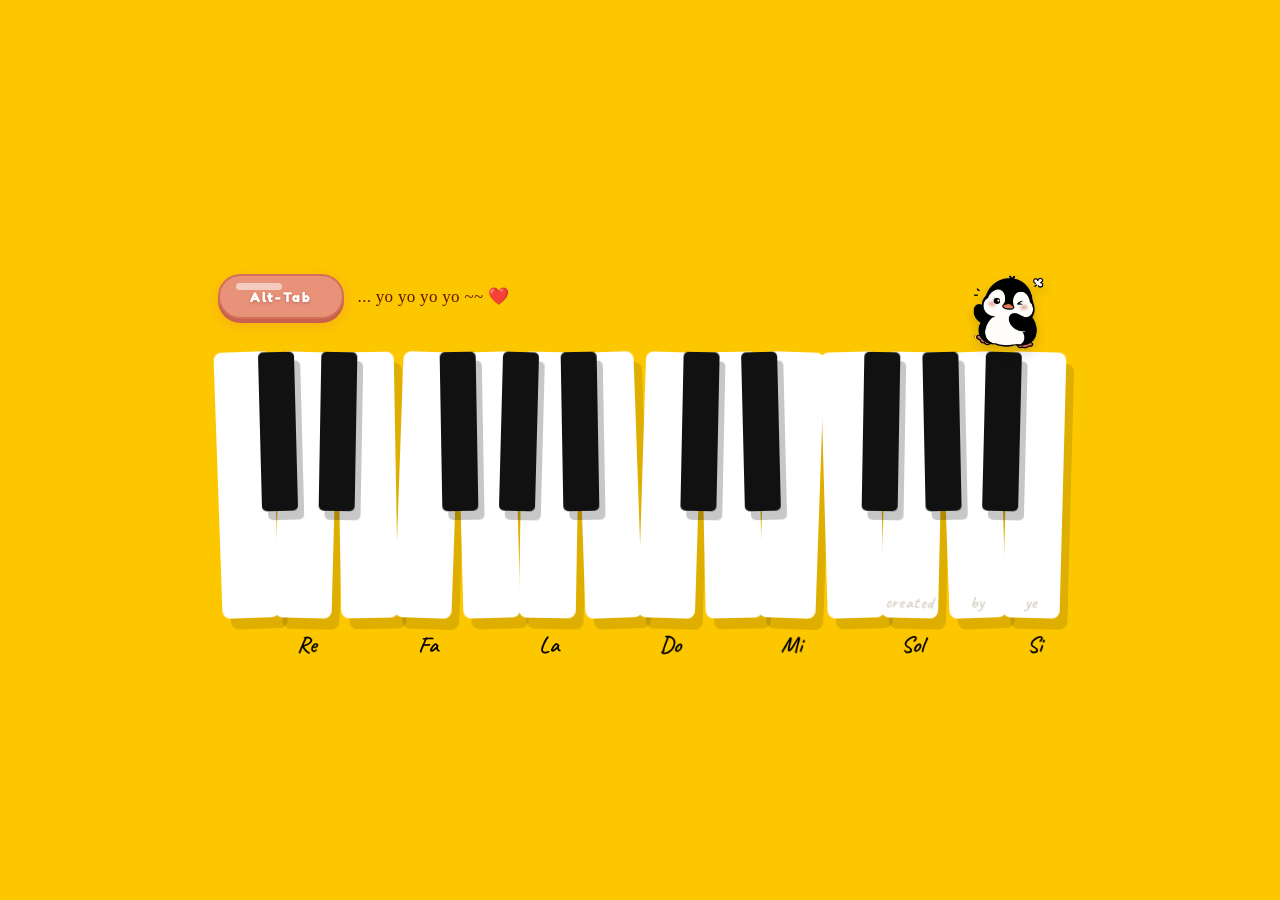
<file: indexPenguin.html>
<!DOCTYPE html>
<html>
<head>
<meta charset="utf-8">
<meta name="viewport" content="width=device-width, initial-scale=1, user-scalable=no">
<link rel="preconnect" href="https://fonts.googleapis.com">
<link rel="preconnect" href="https://fonts.gstatic.com" crossorigin="">
<link href="https://fonts.googleapis.com/css2?family=Caveat:wght@600;700&family=Noto+Serif+SC:wght@400;500&family=Cormorant+Garamond:wght@500;600&family=Fredoka:wght@600;700&display=swap" rel="stylesheet">
<title>微博钢琴首页</title>
<style>
  html, body { margin: 0; padding: 0; height: 100%; overflow: hidden; background: oklch(85% 0.199 91.936); }
  * { box-sizing: border-box; user-select: none; -webkit-user-select: none; -webkit-tap-highlight-color: transparent; }
  #reading-time-btn { transition: transform .18s cubic-bezier(0.34,1.56,0.64,1), box-shadow .15s ease; }
  #reading-time-btn::before { content:''; position:absolute; top:7px; left:16px; width:38%; height:7px; background:rgba(255,255,255,0.52); border-radius:999px; pointer-events:none; }
  #reading-time-btn:hover { transform:scale(1.1); box-shadow:0 3px 0 #C86050,0 6px 22px rgba(220,100,70,.42)!important; }
  #reading-time-btn:active { transform:scale(0.93)!important; box-shadow:0 1px 0 #C86050,0 2px 8px rgba(220,100,70,.22)!important; }
</style>
</head>
<body>
<div id="root" style="position:fixed;inset:0;overflow:hidden;background:oklch(85% 0.199 91.936);"></div>
<canvas id="snow-cv" style="position:fixed;inset:0;width:100%;height:100%;z-index:95;pointer-events:none;"></canvas>
<div id="fade-over" style="position:fixed;inset:0;background:oklch(85% 0.199 91.936);opacity:0;pointer-events:none;transition:opacity .3s ease;z-index:100;"></div>

<script>
(function () {
  'use strict';

  // ---- audio ----
  let ac = null, master = null, lp = null, audioUnlocked = false;

  function ensureAudio() {
    if (!ac) {
      const AC = window.AudioContext || window.webkitAudioContext;
      ac = new AC();
      master = ac.createGain(); master.gain.value = 0.5;
      lp = ac.createBiquadFilter(); lp.type = 'lowpass'; lp.frequency.value = 3600;
      lp.connect(master); master.connect(ac.destination);
    }
    // iOS WebKit fix: play a silent 1-sample buffer within the user gesture.
    // resume() alone is not enough — WebKit requires an actual BufferSource
    // to be started inside the gesture to truly unlock audio output.
    if (!audioUnlocked) {
      audioUnlocked = true;
      const buf = ac.createBuffer(1, 1, ac.sampleRate);
      const src = ac.createBufferSource();
      src.buffer = buf;
      src.connect(ac.destination);
      src.start(0);
    }
    // Return the resume Promise so callers can await before scheduling notes.
    if (ac.state === 'suspended') return ac.resume();
    return Promise.resolve();
  }

  function playNote(freq) {
    ensureAudio().then(function () {
      // Read currentTime *after* resume resolves — on a suspended context
      // currentTime is frozen at 0, so notes scheduled at t=0 would be
      // in the past and silently skipped once the context starts.
      const t = ac.currentTime;
      const g = ac.createGain();
      g.gain.setValueAtTime(0.0001, t);
      g.gain.exponentialRampToValueAtTime(0.6, t + 0.006);
      g.gain.exponentialRampToValueAtTime(0.0006, t + 1.5);
      g.connect(lp);
      const o = ac.createOscillator(); o.type = 'triangle'; o.frequency.value = freq; o.connect(g);
      const g2 = ac.createGain();
      g2.gain.setValueAtTime(0.0001, t);
      g2.gain.exponentialRampToValueAtTime(0.16, t + 0.006);
      g2.gain.exponentialRampToValueAtTime(0.0004, t + 0.9);
      g2.connect(lp);
      const o2 = ac.createOscillator(); o2.type = 'sine'; o2.frequency.value = freq * 2.01; o2.connect(g2);
      o.start(t); o2.start(t);
      o.stop(t + 1.6); o2.stop(t + 1.0);
    });
  }

  // ---- snow ----
  const cv = document.getElementById('snow-cv');
  const cx = cv.getContext('2d');
  let flakes = [], snowIntensity = 0, lastPress = 0, lastFrame = performance.now(), emitAcc = 0;

  const isMobile = () => 'ontouchstart' in window || window.innerWidth < 760;

  function fitSnow() {
    const dpr = Math.min(2, window.devicePixelRatio || 1);
    cv.width = Math.round(window.innerWidth * dpr);
    cv.height = Math.round(window.innerHeight * dpr);
    cx.setTransform(dpr, 0, 0, dpr, 0, 0);
  }
  fitSnow();
  window.addEventListener('resize', fitSnow);

  function spawnFlake(x, intensity) {
    const SW = window.innerWidth;
    const mob = isMobile();
    const st = Math.random(); const r = (3.2 + st * st * 11.2) * (0.7 + intensity * 1.4) * (mob ? 0.7 : 1);
    flakes.push({
      x: x != null ? x + (Math.random() - 0.5) * 80 : Math.random() * SW,
      y: x != null ? -8 - Math.random() * 30 : -8,
      r, vy: (28 + Math.random() * 34) * (0.7 + intensity * 1.1),
      sway: 14 + Math.random() * 26, phase: Math.random() * Math.PI * 2,
      swaySpeed: 0.6 + Math.random() * 1.1,
      opacity: 0.55 + Math.random() * 0.4,
      rot: Math.random() * Math.PI, spin: (Math.random() - 0.5) * 1.4,
      hex: Math.random() < 0.4,
    });
    if (flakes.length > (mob ? 243 : 520)) flakes.shift();
  }

  function burstSnow(freq) {
    const now = performance.now();
    const dt = now - (lastPress || now - 2000);
    lastPress = now;
    const fast = Math.max(0, Math.min(1, (1100 - dt) / 900));
    snowIntensity = Math.min(1, snowIntensity + 0.12 + fast * 0.34);
    const lo = Math.log2(120), hi = Math.log2(1000);
    const tt = Math.max(0, Math.min(1, (Math.log2(freq) - lo) / (hi - lo)));
    const x = window.innerWidth * (0.18 + tt * 0.64);
    const burst = Math.round((5 + snowIntensity * 16) * (isMobile() ? 0.4 : 1));
    for (let i = 0; i < burst; i++) spawnFlake(x, snowIntensity);
  }

  function drawSnowflake(ctx, x, y, r, rot, alpha) {
    ctx.save();
    ctx.translate(x, y);
    ctx.rotate(rot);
    ctx.strokeStyle = 'rgba(255,255,255,' + alpha + ')';
    ctx.lineWidth = Math.max(0.7, r * 0.16);
    ctx.lineCap = 'round';
    const branch = r * 0.42, at = r * 0.62;
    for (let k = 0; k < 6; k++) {
      ctx.rotate(Math.PI / 3);
      ctx.beginPath();
      ctx.moveTo(0, 0); ctx.lineTo(0, -r);
      ctx.moveTo(0, -at); ctx.lineTo(branch * 0.8, -at - branch * 0.8);
      ctx.moveTo(0, -at); ctx.lineTo(-branch * 0.8, -at - branch * 0.8);
      ctx.moveTo(0, -r * 0.92); ctx.lineTo(branch * 0.55, -r * 0.92 - branch * 0.55);
      ctx.moveTo(0, -r * 0.92); ctx.lineTo(-branch * 0.55, -r * 0.92 - branch * 0.55);
      ctx.stroke();
    }
    ctx.restore();
  }

  function stepSnow(t) {
    const SH = window.innerHeight, SW = window.innerWidth;
    const dt = Math.min(0.05, (t - lastFrame) / 1000);
    lastFrame = t;
    snowIntensity = Math.max(0, snowIntensity - dt * 0.32);
    emitAcc += snowIntensity * dt * 60 * (isMobile() ? 0.47 : 1);
    while (emitAcc >= 1) { emitAcc -= 1; spawnFlake(null, snowIntensity); }
    cx.clearRect(0, 0, SW, SH);
    for (let i = flakes.length - 1; i >= 0; i--) {
      const f = flakes[i];
      f.y += f.vy * dt;
      f.phase += f.swaySpeed * dt;
      f.x += Math.sin(f.phase) * f.sway * dt;
      f.rot += f.spin * dt;
      if (f.y > SH + 12) { flakes.splice(i, 1); continue; }
      const fade = f.y > SH - 60 ? Math.max(0, (SH - f.y) / 60) : 1;
      if (f.hex) {
        drawSnowflake(cx, f.x, f.y, f.r, f.rot, f.opacity * fade);
      } else {
        cx.beginPath();
        cx.arc(f.x, f.y, f.r * 0.62, 0, Math.PI * 2);
        cx.fillStyle = 'rgba(255,255,255,' + (f.opacity * fade) + ')';
        cx.fill();
      }
    }
    requestAnimationFrame(stepSnow);
  }
  requestAnimationFrame(stepSnow);

  // ---- penguin jump ----
  let portraitJumpMax = 0, curPortrait = false;
  function jumpPenguin(freq) {
    const el = document.querySelector('[data-penguin]');
    if (!el) return;
    const lo = Math.log2(120), hi = Math.log2(1000);
    const t = Math.max(0, Math.min(1, (Math.log2(freq) - lo) / (hi - lo)));
    let h;
    if (curPortrait) {
      // straight-up hop; apex scales with pitch and tops out at the Sol key
      h = Math.max(6, Math.round(portraitJumpMax * 2.0 *  t * t));
    } else {
      h = Math.round(8 + t * t * 100);
      const rect = el.getBoundingClientRect();
      const headroom = Math.max(8, rect.top - 6);
      h = Math.min(h, headroom);
    }
    const squash = 0.05 + t * 0.06;
    try { if (el._anim) el._anim.cancel(); } catch (e) {}
    el._anim = el.animate([
      { transform: 'translateY(0) scale(1,1)', offset: 0, easing: 'cubic-bezier(.25,.6,.35,1)' },
      { transform: 'translateY(2px) scale(' + (1 + squash) + ',' + (1 - squash) + ')', offset: 0.12, easing: 'cubic-bezier(.2,.7,.3,1)' },
      { transform: 'translateY(' + (-h) + 'px) scale(' + (1 - squash * 0.7) + ',' + (1 + squash * 0.7) + ')', offset: 0.5, easing: 'cubic-bezier(.5,0,.7,.5)' },
      { transform: 'translateY(0) scale(' + (1 + squash) + ',' + (1 - squash) + ')', offset: 0.86, easing: 'cubic-bezier(.25,.7,.4,1)' },
      { transform: 'translateY(0) scale(1,1)', offset: 1 }
    ], { duration: 480 + t * 320, fill: 'none' });
  }

  // ---- layout calc ----
  const whiteFreqs = [261.63, 293.66, 329.63, 349.23, 392.00, 440.00, 493.88, 523.25, 587.33, 659.25, 698.46, 783.99, 880.00, 987.77];
  const whiteRot = ['-2deg', '1.5deg', '-1deg', '2deg', '-1.5deg', '1deg', '-2deg', '1.8deg', '-1.2deg', '2deg', '-1.6deg', '1.3deg', '-2deg', '1.5deg'];
  const blackFreqs = [277.18, 311.13, 369.99, 415.30, 466.16, 554.37, 622.25, 739.99, 830.61, 932.33];
  const blackBoundary = [1, 2, 4, 5, 6, 8, 9, 11, 12, 13];
  const blackRot = ['-1.5deg', '1deg', '-1deg', '1.5deg', '-1deg', '1.2deg', '-1.4deg', '1deg', '-1.2deg', '1.4deg'];

  function getLayout() {
    const w = window.innerWidth, h = window.innerHeight;
    const portrait = h > w;
    const logicalW = portrait ? h : w;
    const logicalH = portrait ? w : h;

    const kbW = portrait
      ? Math.min(logicalW * 0.88, 1160)
      : Math.min(logicalW * 0.66, 920);
    const whiteW = kbW / 14;
    const gap = Math.max(3, Math.round(whiteW * 0.06));
    const kbH = portrait
      ? Math.max(160, Math.min(logicalH * 0.46, whiteW * 5.0))
      : Math.max(120, Math.min(logicalH * 0.36, whiteW * 4.4, 350));

    const wRadius = Math.max(6, Math.round(whiteW * 0.14));
    const bRadius = Math.max(4, Math.round(whiteW * 0.08));
    const pressPx = Math.max(8, Math.round(kbH * 0.045));
    const yearFont = Math.max(14, Math.min(whiteW * 0.46, 40));
    const yearGap = Math.round(yearFont * 0.5);
    const phraseFont = Math.max(10, Math.min(logicalW * 0.0108, 15));
    const phraseGap = Math.round(kbH * 0.15);
    const phraseBlock = phraseFont * 1.25 + phraseGap;
    const belowBlock = yearGap + yearFont;
    const contentShift = portrait ? 0 : Math.round((belowBlock - phraseBlock) / 2);

    const phraseFontP = Math.max(10, Math.min(w * 0.03, 16));
    const topShiftP = portrait ? Math.round(h * 0.025) : 0;
    const phraseBottomP = Math.round(h / 2 - kbW / 2 - topShiftP);
    const keysLeftX = w / 2 - kbH / 2;
    const phraseLeftP = Math.max(8, Math.round(keysLeftX / 2 - phraseFontP / 2));

    const penguinW = Math.round(whiteW * 1.28);
    const penguinH = Math.round(penguinW / 0.965);
    const penguinLeft = Math.round((12.5 / 14) * kbW - penguinW / 2);
    const penguinTop = -penguinH;

    const ws = Math.max(3, Math.round(whiteW * 0.13));
    const wBshadow = ws + 'px ' + Math.round(ws * 1.4) + 'px 0 rgba(0,0,0,.12)';
    const wHshadow = Math.round(ws * 0.45) + 'px ' + Math.round(ws * 0.6) + 'px 0 rgba(0,0,0,.10)';

    const blackW = whiteW * 0.6;
    const blackH = kbH * 0.6;
    const bs = Math.max(2, Math.round(blackW * 0.16));
    const bBshadow = bs + 'px ' + Math.round(bs * 1.5) + 'px 0 rgba(0,0,0,.22)';
    const bHshadow = Math.round(bs * 0.4) + 'px ' + Math.round(bs * 0.6) + 'px 0 rgba(0,0,0,.18)';

    const octave = portrait ? 0.5 : 1;

    const solfegeList = ['Do','Re','Mi','Fa','Sol','La','Si','Do','Re','Mi','Fa','Sol','La','Si'];

    const stageTransform = portrait
      ? 'translateY(' + topShiftP + 'px) translate(-50%,-50%) rotate(-90deg)'
      : 'translate(-50%,-50%)';

    return {
      portrait, w, h, logicalW, logicalH,
      kbW, kbH, whiteW, gap, wRadius, bRadius, pressPx,
      yearFont, yearGap, phraseFont, phraseGap, contentShift,
      phraseFontP, topShiftP, phraseBottomP, phraseLeftP,
      penguinW, penguinH, penguinLeft, penguinTop,
      wBshadow, wHshadow, blackW, blackH, bBshadow, bHshadow,
      octave, solfegeList, stageTransform,
    };
  }

  // ---- render ----
  function render() {
    const L = getLayout();
    const root = document.getElementById('root');

    // white keys with solfège labels inside the same column flex cell
    let whiteKeysHTML = '';
    // web-only signature: one word near the bottom edge of the left 3 white keys,
    // matching the mobile signature's font & colour.
    const sigWords = ['created', 'by', 'ye'];
    for (let i = 0; i < 14; i++) {
      const freq = whiteFreqs[i] * L.octave;
      const note = i % 2 === 1 ? L.solfegeList[i] : '';
      const rot = whiteRot[i];
      const keyWordHTML = (!L.portrait && i >= 11)
        ? `<div aria-hidden="true" style="position:absolute;left:0;right:0;bottom:${Math.max(2,Math.round(L.kbH*0.025))}px;text-align:center;font-family:'Caveat',cursive;font-weight:600;font-size:${Math.max(10,Math.round(L.whiteW*0.28))}px;line-height:1;letter-spacing:.6px;color:rgba(95,68,28,0.26);pointer-events:none;user-select:none;white-space:nowrap;">${sigWords[i - 11]}</div>`
        : '';
      const noteLabelHTML = note
        ? `<div style="height:${L.yearFont}px;font-family:'Caveat',cursive;font-weight:600;font-size:${Math.round(L.yearFont*0.82)}px;line-height:${L.yearFont}px;color:#000;rotate:${rot};transform:${L.portrait ? 'rotate(90deg)' : 'none'}">${note}</div>`
        : `<div style="height:${L.yearFont}px;"></div>`;
      whiteKeysHTML += `<div style="flex:1;display:flex;flex-direction:column;align-items:center;gap:${L.yearGap}px;">
        <div
          data-key="white"
          ${i === 13 ? 'id="sol-key"' : ''}
          data-freq="${freq}"
          data-base="#ffffff"
          data-hit="oklch(85% 0.199 91.936)"
          data-press="${L.pressPx}"
          data-bshadow="${L.wBshadow}"
          data-hshadow="${L.wHshadow}"
          style="position:relative;width:100%;height:${L.kbH}px;background:#ffffff;border-radius:${L.wRadius}px;rotate:${rot};cursor:pointer;touch-action:none;box-shadow:${L.wBshadow};transform:translateY(0);will-change:transform;-webkit-backface-visibility:hidden;backface-visibility:hidden;">
          ${keyWordHTML}
        </div>
        ${noteLabelHTML}
      </div>`;
    }

    // black keys
    let blackHTML = '';
    for (let i = 0; i < 10; i++) {
      const freq = blackFreqs[i] * L.octave;
      const left = (blackBoundary[i] / 14) * L.kbW - L.blackW / 2;
      const rot = blackRot[i];
      blackHTML += `<div
        data-key="black"
        data-freq="${freq}"
        data-year=""
        data-base="#111111"
        data-hit="oklch(75% 0.183 55.934)"
        data-press="${L.pressPx}"
        data-bshadow="${L.bBshadow}"
        data-hshadow="${L.bHshadow}"
        style="position:absolute;top:0;width:${L.blackW}px;height:${L.blackH}px;background:#111111;border-radius:${L.bRadius}px;left:${left}px;rotate:${rot};cursor:pointer;pointer-events:auto;touch-action:none;box-shadow:${L.bBshadow};transform:translateY(0);will-change:transform;">
      </div>`;
    }

    // landscape phrase
    const btnStyle = `flex-shrink:0;padding:12px 30px;background:#E8927A;border:2px solid #D4705A;border-radius:999px;box-shadow:0 4px 0 #C86050,0 5px 16px rgba(220,100,70,.30);color:#fff;font:700 14px 'Fredoka',sans-serif;letter-spacing:2px;text-shadow:0 1px 3px rgba(140,40,20,.4);cursor:pointer;user-select:none;overflow:hidden;display:flex;align-items:center;position:relative;`;
    const phraseHTML = L.portrait ? '' : `
      <div style="display:flex;align-items:center;gap:14px;width:100%;margin-top:7px;margin-bottom:${L.phraseGap - 7}px;">
        <div id="reading-time-btn" style="${btnStyle}">Alt-Tab</div>
        <div style="font-weight:300;font-size:${Math.round(L.yearFont*0.62)}px;line-height:1.25;color:oklch(31% 0.105 44);letter-spacing:.3px;font-family:'Georgia';"> ... yo yo yo yo ~~ ❤️</div>
      </div>`;

    // portrait phrase — same row as landscape but rotated -90deg into the left sidebar
    const sidebarW = Math.max(1, Math.round(L.w / 2 - L.kbH / 2));
    const phrasePortraitHTML = L.portrait ? `
      <div id="phrase-portrait" style="position:absolute;left:0;top:0;width:${sidebarW}px;height:100%;display:flex;align-items:center;justify-content:center;pointer-events:none;">
        <div style="transform:rotate(-90deg);display:flex;align-items:center;gap:14px;pointer-events:auto;">
          <div id="reading-time-btn" style="${btnStyle}">Alt-Tab</div>
          <div id="yoyo-text" style="font-weight:400;font-size:${Math.round(L.yearFont*0.6)}px;line-height:1.25;color:#000;letter-spacing:.3px;font-family:'Georgia';white-space:nowrap;"> ... yo yo yo yo ~~</div>
        </div>
      </div>` : '';

    // portrait penguin + heart — rendered upright (screen coords) in the left
    // column: a small ❤️ sits directly above the "yo yo ~~" text, with the penguin
    // standing on it. Final position + heart size are set in JS after layout
    // (see the L.portrait block below). On key press the penguin hops straight up
    // (see jumpPenguin), the loudest note peaking at the Sol key (#sol-key).
    const pPenguinW = Math.round(L.whiteW * 1.2);
    const pPenguinH = Math.round(pPenguinW / 0.965);
    const pHeart = Math.round(L.whiteW * 0.6);
    const penguinPortraitHTML = L.portrait ? `
      <div id="penguin-portrait" style="position:absolute;left:0;bottom:0;visibility:hidden;display:flex;flex-direction:column;align-items:center;pointer-events:none;z-index:80;">
        <img data-penguin="" src="penguin2-cut.png" alt="" draggable="false"
          style="width:${pPenguinW}px;height:${pPenguinH}px;object-fit:contain;filter:drop-shadow(0 5px 6px rgba(0,0,0,.16));transform:translateY(0);will-change:transform;">
        <div id="portrait-heart" style="font-size:${pHeart}px;line-height:1;margin-top:${-Math.round(pHeart * 0.42)}px;filter:drop-shadow(0 3px 5px rgba(0,0,0,.18));">❤️</div>
      </div>` : '';

    root.innerHTML = `
      <div style="position:absolute;left:50%;top:50%;width:${L.logicalW}px;height:${L.logicalH}px;transform:${L.stageTransform};transform-origin:center center;display:flex;flex-direction:column;align-items:center;justify-content:center;">
        <div style="width:${L.kbW}px;display:flex;flex-direction:column;align-items:stretch;transform:translateY(${L.contentShift}px);">
          ${phraseHTML}
          <div id="kb-rel" style="position:relative;width:100%;height:${L.kbH}px;">
            <div style="display:flex;gap:${L.gap}px;width:100%;height:100%;align-items:flex-start;">
              ${whiteKeysHTML}
            </div>
            <div style="position:absolute;left:0;top:0;width:100%;height:${L.kbH}px;pointer-events:none;">
              ${blackHTML}
            </div>
            ${L.portrait
              ? `<div aria-hidden="true" style="position:absolute;right:${Math.max(2,Math.round(L.whiteW*0.08))}px;top:${Math.round(L.kbH*0.38)}px;transform:rotate(91.5deg);transform-origin:top right;font-family:'Caveat',cursive;font-weight:600;font-size:${Math.max(8,Math.round(L.whiteW*0.25))}px;line-height:1;letter-spacing:.6px;color:rgba(95,68,28,0.26);pointer-events:none;user-select:none;z-index:6;white-space:nowrap;">created by Ye</div>`
              : ''}
            ${L.portrait ? '' : `<div style="position:absolute;left:${L.penguinLeft}px;top:${L.penguinTop}px;width:${L.penguinW}px;height:${L.penguinH}px;z-index:80;pointer-events:none;will-change:transform;">
              <img data-penguin="" src="penguin2-cut.png" alt="" draggable="false"
                style="width:95%;object-fit:contain;transform:translateY(0);filter:drop-shadow(0 5px 6px rgba(0,0,0,.16));position:relative;left:38px;top:0px;height:100%">
            </div>`}
          </div>
        </div>
      </div>
      ${phrasePortraitHTML}
      ${penguinPortraitHTML}
    `;

    bindKeys();

    // portrait: drop the bottom-left button/text down so the button's bottom
    // lines up with the bottom of the piano. The sidebar group is rotated -90deg
    // about its centre, so measure post-transform rects and shift the container.
    if (L.portrait) {
      const cont = document.getElementById('phrase-portrait');
      const btn = document.getElementById('reading-time-btn');
      const kb = document.getElementById('kb-rel');
      if (cont && btn && kb) {
        const delta = kb.getBoundingClientRect().bottom - btn.getBoundingClientRect().bottom;
        cont.style.top = delta + 'px';
      }

      // place the penguin + heart in the left column: heart sized a touch
      // narrower than the (rotated) Alt-Tab button, sitting directly above the
      // "yo yo ~~" text, with the penguin standing on top of the heart.
      const grp = document.getElementById('penguin-portrait');
      const yoyo = document.getElementById('yoyo-text');
      const heart = document.getElementById('portrait-heart');
      if (grp && yoyo && btn && heart) {
        const heartPx = Math.max(16, Math.round(btn.getBoundingClientRect().width * 0.8));
        heart.style.fontSize = heartPx + 'px';
        heart.style.marginTop = (Math.round(heartPx * 0.25)) + 'px';
        const yr = yoyo.getBoundingClientRect();
        grp.style.left = Math.round(yr.left + yr.width / 2) + 'px';
        grp.style.transform = 'translateX(-50%)';
        grp.style.bottom = Math.round(L.h - yr.top + Math.round(L.h * 0.012)) + 'px';
        grp.style.visibility = 'visible';
      }

      // max jump = distance from the resting penguin centre up to the Sol key
      // centre, so the loudest note's apex lands the penguin on the Sol key.
      const pe = document.querySelector('[data-penguin]');
      const sol = document.getElementById('sol-key');
      if (pe && sol) {
        const pr = pe.getBoundingClientRect();
        const sr = sol.getBoundingClientRect();
        portraitJumpMax = Math.max(0, (pr.top + pr.height / 2) - (sr.top + sr.height / 2));
      }
    }
    curPortrait = L.portrait;
  }

  // ---- key interaction ----
  const activePointers = new Map();

  function pressKey(el) {
    const freq = parseFloat(el.dataset.freq);
    playNote(freq);
    jumpPenguin(freq);
    burstSnow(freq);
    el.style.transition = 'transform .06s ease, background .06s ease, box-shadow .06s ease';
    el.style.transform = 'translateY(' + el.dataset.press + 'px)';
    el.style.background = el.dataset.hit;
    el.style.boxShadow = el.dataset.hshadow;
  }

  function releaseKey(el) {
    el.style.transition = 'transform .5s cubic-bezier(.18,1.5,.4,1), background .45s ease, box-shadow .5s ease';
    el.style.transform = 'translateY(0)';
    el.style.background = el.dataset.base;
    el.style.boxShadow = el.dataset.bshadow;
  }

  function onKeyDown(e) {
    e.preventDefault();
    const el = e.currentTarget;
    if (activePointers.has(e.pointerId)) return;
    activePointers.set(e.pointerId, el);
    el.setPointerCapture(e.pointerId);
    pressKey(el);
  }

  function onKeyUp(e) {
    e.preventDefault();
    activePointers.delete(e.pointerId);
    releaseKey(e.currentTarget);
  }

  function onKeyCancel(e) {
    if (!activePointers.has(e.pointerId)) return;
    activePointers.delete(e.pointerId);
    releaseKey(e.currentTarget);
  }

  function bindKeys() {
    document.querySelectorAll('[data-key]').forEach(el => {
      el.addEventListener('pointerdown', onKeyDown);
      el.addEventListener('pointerup', onKeyUp);
      el.addEventListener('pointercancel', onKeyCancel);
      el.addEventListener('lostpointercapture', onKeyCancel);
      el.addEventListener('contextmenu', e => e.preventDefault());
    });
  }

  // ---- init & resize ----
  document.addEventListener('click', function(e) {
    if (e.target.closest('#reading-time-btn')) {
      const year = localStorage.getItem('wb_last_year') || '2019';
      window.location.href = 'detailbyy.html?year=' + year;
    }
  });

  render();

  let resizeT;
  window.addEventListener('resize', () => {
    clearTimeout(resizeT);
    resizeT = setTimeout(() => { render(); }, 80);
  });
  window.addEventListener('orientationchange', () => {
    clearTimeout(resizeT);
    resizeT = setTimeout(() => { render(); }, 80);
  });
})();
</script>
</body>
</html>
</file>
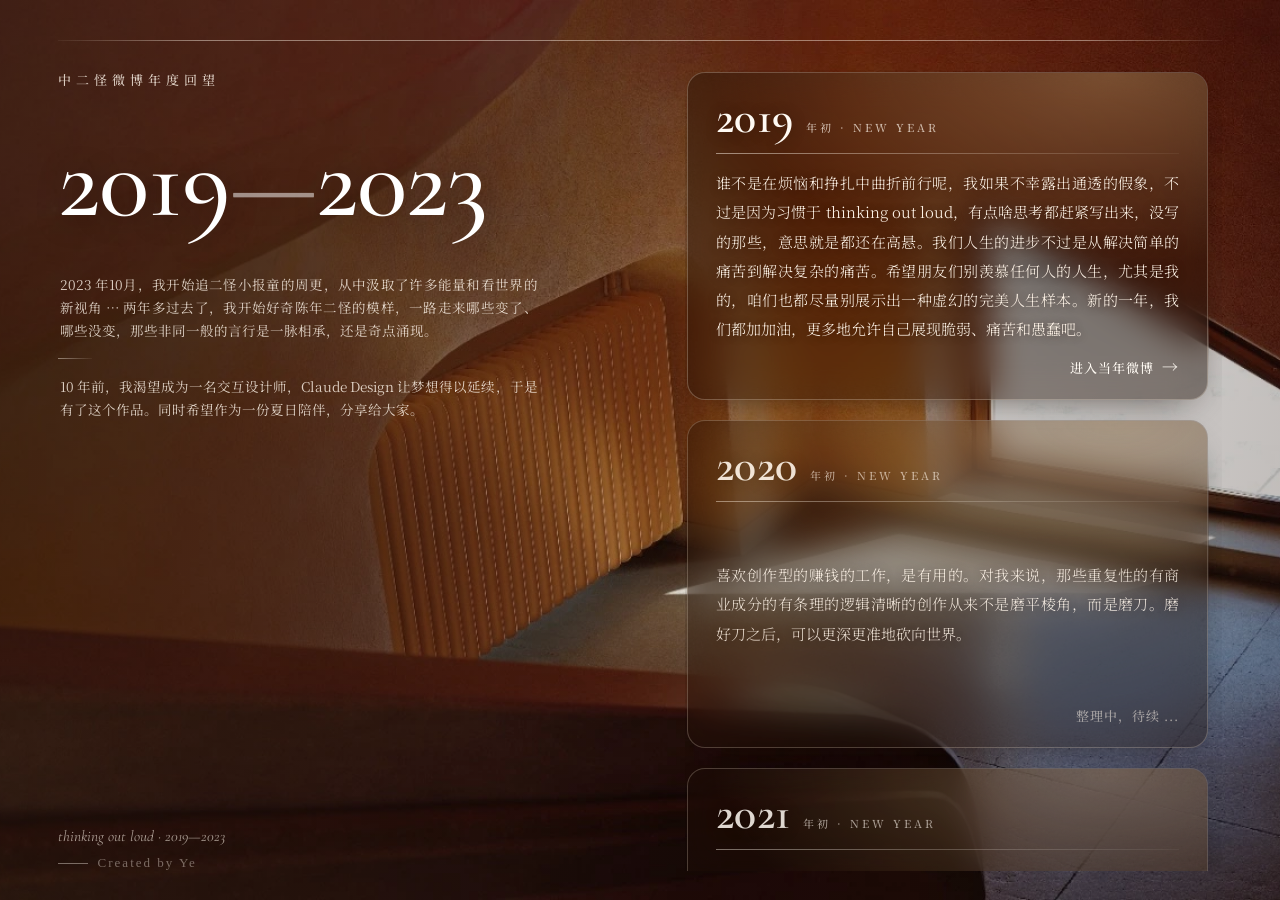
<file: 微博年份选择首页.html>
<!DOCTYPE html>
<html>
<head>
<meta charset="utf-8">
<meta name="viewport" content="width=device-width, initial-scale=1">
<link rel="preconnect" href="https://fonts.googleapis.com">
<link rel="preconnect" href="https://fonts.gstatic.com" crossorigin="">
<link href="https://fonts.googleapis.com/css2?family=Cormorant+Garamond:ital,wght@0,400;0,500;0,600;1,500&family=Noto+Serif+SC:wght@300;400;500;600&display=swap" rel="stylesheet">
<style>
  html,body{margin:0;padding:0;height:100%;background:#3a2417;}
  *{box-sizing:border-box;}
  .yr-scroll::-webkit-scrollbar{width:7px;}
  .yr-scroll::-webkit-scrollbar-thumb{background:rgba(255,240,224,0.28);border-radius:5px;}
  .yr-scroll::-webkit-scrollbar-track{background:transparent;}
  .yr-scroll{scrollbar-width:thin;scrollbar-color:rgba(255,240,224,0.28) transparent;}
  @keyframes yrBreathe{0%,100%{opacity:.28;}50%{opacity:.62;}}
  @keyframes yrCardIn{from{opacity:0;transform:translateY(18px);}to{opacity:1;transform:translateY(0);}}
</style>
</head>
<body>
<div id="root" style="position:fixed; inset:0; overflow:hidden; font-family:'Noto Serif SC',serif; background:#3a2417;"></div>

<script>
(function() {
  const data = [
    { year: '2019', text: '谁不是在烦恼和挣扎中曲折前行呢，我如果不幸露出通透的假象，不过是因为习惯于 thinking out loud，有点啥思考都赶紧写出来，没写的那些，意思就是都还在高悬。我们人生的进步不过是从解决简单的痛苦到解决复杂的痛苦。希望朋友们别羡慕任何人的人生，尤其是我的，咱们也都尽量别展示出一种虚幻的完美人生样本。新的一年，我们都加加油，更多地允许自己展现脆弱、痛苦和愚蠢吧。' },
    { year: '2020', text: '喜欢创作型的赚钱的工作，是有用的。对我来说，那些重复性的有商业成分的有条理的逻辑清晰的创作从来不是磨平棱角，而是磨刀。磨好刀之后，可以更深更准地砍向世界。' },
    { year: '2021', text: '新年愿望是多做一些无人在意的事情吧，主流太无趣了，得往边缘里退一退。主流是个奖杯，拿完了就完了，但是搞创作是一辈子的事儿，眼睛一直盯着奖杯还玩啥呀' },
    { year: '2022', text: '任何关系健康的基础都是「我有很多自己的事情要忙」。在今天这样人情繁杂的时刻，不必被任何关系牵动、捆绑，先护佑自己的心，送给朋友们。' },
    { year: '2023', text: '书和电影现在很难带给我什么极致体验了，那些对现在的我来说都是有点降维的世界。我更喜欢感受真实的人，握手以及拥抱，尴尬或是沉默，爱别离与求不得。仍然会像年轻时那样大量地读、敏锐地感受，但那些遥远的灵魂，确实走不进我心里更深的地方了。我关心的是我能一起滑冰、打到耳光或亲吻一会儿的人类' },
  ];
  const reader = encodeURI('微博阅读页.html');

  function isMobile() { return window.innerWidth <= 640; }

  function getVals() {
    const mobile = isMobile();
    return {
      leftDisplay: mobile ? 'none' : 'flex',
      mobileHeaderDisplay: mobile ? 'flex' : 'none',
      cardColWidth: mobile ? '100%' : 'clamp(380px,42vw,600px)',
      cardColPad: mobile ? '2px 2px 8px' : '2px 14px 2px 2px',
      hairlineMargin: mobile ? '14px' : '40px',
      bgPos: mobile ? '36% 42%' : 'center 42%',
      outerPad: mobile ? '0 18px' : '0 clamp(28px,4.5vw,76px)',
    };
  }

  function buildCards() {
    return data.map((d, i) => {
      const ready = d.year === '2019';
      return {
        year: d.year,
        text: d.text,
        ready,
        href: ready ? (reader + '?year=' + d.year) : null,
        footerText: ready ? '进入当年微博' : '整理中，待续 ...',
        footerColor: ready ? '#fffaf3' : 'rgba(255,244,230,0.6)',
        cardOpacity: ready ? '1' : '0.86',
        breatheDelay: (i * 0.9).toFixed(2) + 's',
      };
    });
  }

  function render() {
    const v = getVals();
    const cards = buildCards();
    const root = document.getElementById('root');

    root.innerHTML = `
      <div aria-hidden="true" style="position:absolute; inset:0; background-image:url('assets/bg-room.jpg'); background-size:cover; background-position:${v.bgPos};"></div>
      <div aria-hidden="true" style="position:absolute; inset:0; background:linear-gradient(100deg, rgba(36,20,11,0.62) 0%, rgba(36,20,11,0.34) 34%, rgba(36,20,11,0.10) 60%, rgba(36,20,11,0.30) 100%);"></div>

      <div style="position:absolute; inset:0; display:flex; flex-direction:column; padding:${v.outerPad};">

        <div style="height:1px; margin-top:${v.hairlineMargin}; background:linear-gradient(90deg, rgba(255,244,230,0.05), rgba(255,244,230,0.45) 12%, rgba(255,244,230,0.45) 88%, rgba(255,244,230,0.05));"></div>

        <div style="display:${v.mobileHeaderDisplay}; flex-direction:column; align-items:center; padding:clamp(18px,3.5vh,30px) 0 clamp(10px,2vh,16px); text-align:center; gap:5px;">
          <div style="font-family:'Noto Serif SC',serif; font-weight:500; font-size:20px; letter-spacing:3px; color:#fdf3e8;">二怪微博年度回顾</div>
          <div style="font-family:'Cormorant Garamond',serif; font-style:italic; font-size:13.5px; letter-spacing:1px; color:rgba(253,243,232,0.58);">Created by Ye</div>
        </div>

        <div style="flex:1; min-height:0; display:flex; flex-direction:row; gap:clamp(24px,4vw,72px); padding:clamp(22px,3.2vh,40px) 0 clamp(24px,3.2vh,40px);">

          <div style="flex:1; min-width:0; display:${v.leftDisplay}; flex-direction:column; justify-content:space-between; color:#fdf3e8;">
            <div>
              <div style="font:500 13px 'Noto Serif SC',serif; letter-spacing:5px; color:rgba(253,243,232,0.82); text-transform:uppercase;">中二怪微博年度回望</div>
              <div style="margin-top:clamp(20px,5vh,56px); font-family:'Cormorant Garamond',serif; font-weight:500; font-size:clamp(56px,8.2vw,128px); line-height:0.92; letter-spacing:-1px; color:#fff; text-shadow:0 2px 30px rgba(20,10,4,0.35);">2019<span style="opacity:0.5;">—</span>2023</div>
              <div style="margin-top:clamp(28px,4.5vh,56px); max-width:392px; display:flex; flex-direction:column; gap:14px;">
                <p style="margin: 0; font-weight: 400; font-size: 13.5px; line-height: 1.7; color: #FDF3E8D1; text-wrap: pretty; text-align: justify; font-family: Noto Serif SC; width: 478px; margin-top: 2px; margin-right: 2px; margin-bottom: 2px; margin-left: 2px">2023 年10月，我开始追二怪小报童的周更，从中汲取了许多能量和看世界的新视角 … 两年多过去了，我开始好奇陈年二怪的模样，一路走来哪些变了、哪些没变，那些非同一般的言行是一脉相承，还是奇点涌现。</p>
                <div aria-hidden="true" style="width:34px; height:1px; background:linear-gradient(90deg, rgba(253,243,232,0.45), rgba(253,243,232,0.05));"></div>
                <p style="margin: 0; font-weight: 400; font-size: 13.5px; line-height: 1.7; color: #FDF3E8D1; text-wrap: pretty; text-align: justify; font-family: Noto Serif SC; width: 478px; margin-top: 2px; margin-right: 2px; margin-bottom: 2px; margin-left: 2px">10 年前，我渴望成为一名交互设计师，Claude Design 让梦想得以延续，于是有了这个作品。同时希望作为一份夏日陪伴，分享给大家。</p>
              </div>
            </div>
            <div style="display:flex; flex-direction:column; gap:10px;">
              <div style="font-family:'Cormorant Garamond',serif; font-style:italic; font-size:clamp(15px,1.2vw,18px); color:rgba(253,243,232,0.62);">thinking out loud · 2019—2023</div>
              <div aria-hidden="true" style="display:flex; align-items:center; gap:10px; color:rgba(253,243,232,0.40); font-size:13px; letter-spacing:2px;">
                <span style="display:inline-block; width:30px; height:1px; background:rgba(253,243,232,0.4);"></span>
                <span style="font-family: Georgia; font-weight: 500">Created by Ye</span>
              </div>
            </div>
          </div>

          <div class="yr-scroll" id="cardCol" style="width:${v.cardColWidth}; flex-shrink:0; overflow-y:auto; padding:${v.cardColPad}; display:flex; flex-direction:column; gap:20px;">
            ${cards.map(y => `
              <a ${y.href ? `href="${y.href}"` : ''} class="yr-card" data-yrcard="1" style="position:relative; display:block; flex-shrink:0; border-radius:18px; overflow:hidden; text-decoration:none; border:1px solid rgba(255,238,220,0.26); background:rgba(34,18,10,0.46); box-shadow:0 14px 38px -18px rgba(20,10,4,0.7); -webkit-backdrop-filter:blur(18px) saturate(118%); backdrop-filter:blur(18px) saturate(118%); transform:translateY(0); transition:transform .42s cubic-bezier(.2,.8,.25,1), box-shadow .42s ease, background-color .42s ease, border-color .42s ease, opacity .42s ease; opacity:${y.cardOpacity}; cursor:${y.href ? 'pointer' : 'default'};">
                <div aria-hidden="true" style="position:absolute; inset:0; pointer-events:none; background:radial-gradient(125% 95% at 82% 0%, rgba(255,206,140,0.30), rgba(255,206,140,0) 62%); animation:yrBreathe 7s ease-in-out infinite; animation-delay:${y.breatheDelay};"></div>
                <div style="position:relative; height:100%; display:flex; flex-direction:column; padding:24px 28px 22px;">
                  <div style="display:flex; align-items:baseline; gap:12px; flex-shrink:0;">
                    <div style="font-family:'Cormorant Garamond',serif; font-weight:600; font-size:46px; line-height:0.9; color:#fffaf3; letter-spacing:0.5px; text-shadow:0 1px 14px rgba(28,14,6,0.4);">${y.year}</div>
                    <div style="font:500 11px 'Noto Serif SC',serif; letter-spacing:3px; color:rgba(255,247,236,0.7);">年初 · NEW YEAR</div>
                  </div>
                  <div style="height:1px; margin:15px 0 14px; background:linear-gradient(90deg, rgba(255,246,234,0.5), rgba(255,246,234,0.05)); flex-shrink:0;"></div>
                  <div style="flex: 1; min-height: 0; display: flex; flex-direction: column; justify-content: center; font-weight: 300; font-size: 15px; line-height: 1.95; color: #fdf2e6; text-wrap: pretty; text-shadow: 0 1px 10px rgba(28,14,6,0.45); text-align: justify">${y.text}</div>
                  <div style="flex-shrink:0; margin-top:14px; display:flex; align-items:center; justify-content:flex-end; gap:8px; font:500 13px 'Noto Serif SC',serif; letter-spacing:1px; color:${y.footerColor};">
                    <span>${y.footerText}</span>
                    ${y.ready ? '<span style="font-size:16px; line-height:1;">→</span>' : ''}
                  </div>
                </div>
              </a>
            `).join('')}
          </div>

        </div>
      </div>
    `;

    equalizeCards();
    setupHover();
  }

  function equalizeCards() {
    const cards = [...document.querySelectorAll('[data-yrcard]')];
    if (!cards.length) return;
    cards.forEach(c => { c.style.height = 'auto'; });
    requestAnimationFrame(() => {
      let max = 0;
      cards.forEach(c => { max = Math.max(max, c.offsetHeight); });
      cards.forEach(c => { c.style.height = max + 'px'; });
    });
  }

  function setupHover() {
    document.querySelectorAll('.yr-card').forEach(card => {
      if (!card.href) return;
      card.addEventListener('mouseenter', () => {
        card.style.transform = 'translateY(-6px)';
        card.style.background = 'rgba(46,25,14,0.62)';
        card.style.borderColor = 'rgba(255,238,220,0.55)';
        card.style.boxShadow = '0 26px 54px -20px rgba(20,10,4,0.72)';
      });
      card.addEventListener('mouseleave', () => {
        card.style.transform = 'translateY(0)';
        card.style.background = 'rgba(34,18,10,0.46)';
        card.style.borderColor = 'rgba(255,238,220,0.26)';
        card.style.boxShadow = '0 14px 38px -18px rgba(20,10,4,0.7)';
      });
    });
  }

  render();

  let resizeT;
  window.addEventListener('resize', () => {
    clearTimeout(resizeT);
    resizeT = setTimeout(() => {
      render();
    }, 80);
  });

  if (document.fonts && document.fonts.ready) {
    document.fonts.ready.then(() => equalizeCards());
  }
  setTimeout(() => equalizeCards(), 250);
})();
</script>
</body>
</html>
</file>
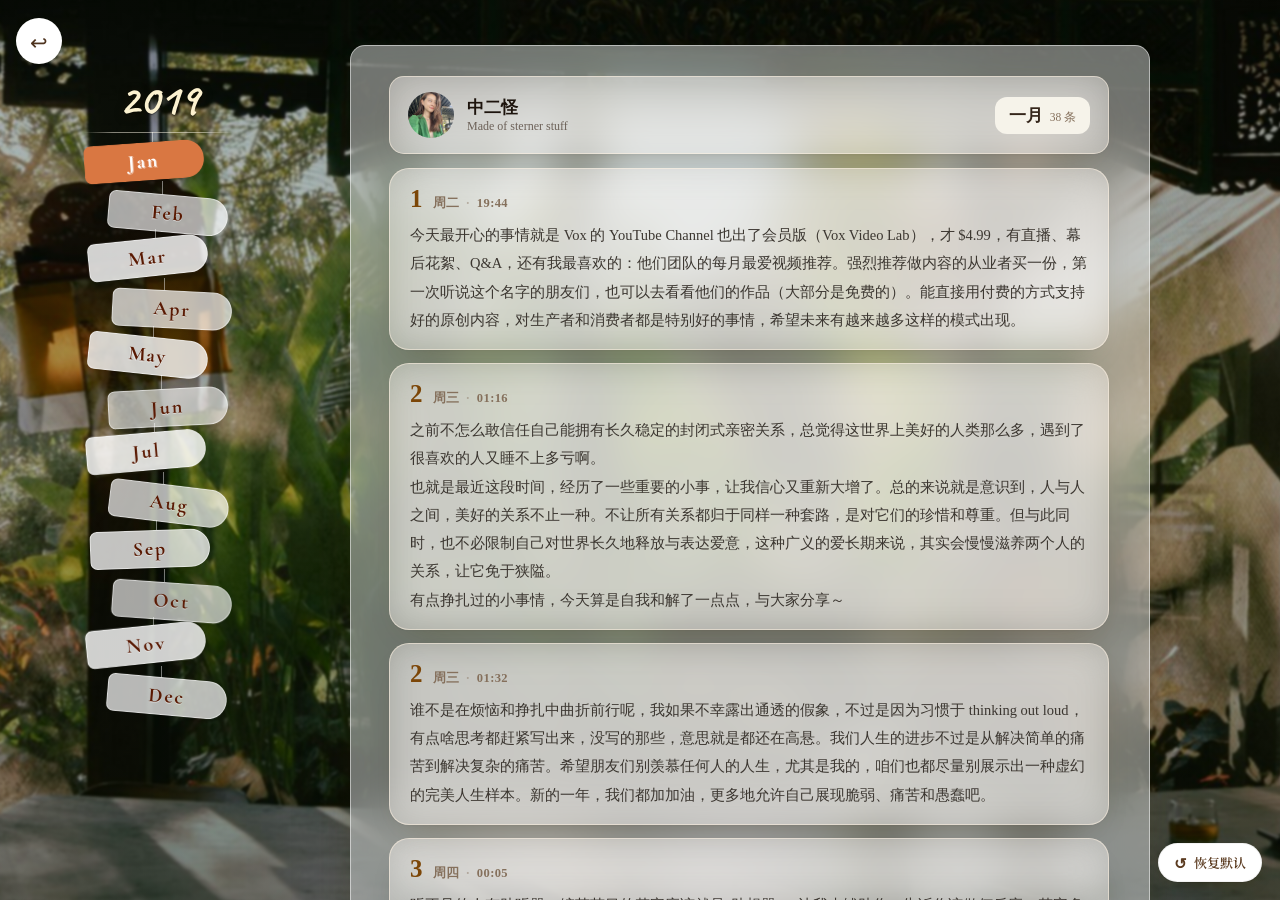
<file: 微博阅读页.html>
<!DOCTYPE html>
<html>
<head>
<meta charset="utf-8">
<meta name="viewport" content="width=device-width, initial-scale=1">
<link rel="preconnect" href="https://fonts.googleapis.com">
<link rel="preconnect" href="https://fonts.gstatic.com" crossorigin="">
<link href="https://fonts.googleapis.com/css2?family=Caveat:wght@500;600;700&family=Cormorant+Garamond:ital,wght@0,500;0,600;0,700;1,600&family=Noto+Serif+SC:wght@400;500;600;700&display=swap" rel="stylesheet">
<style>
  html,body{margin:0;padding:0;height:100%;background:#16210f;}
  *{box-sizing:border-box;}
  .wb-scroll::-webkit-scrollbar{width:9px;height:9px;}
  .wb-scroll::-webkit-scrollbar-thumb{background:oklch(72% 0.13 92 / 0.5);border-radius:5px;}
  .wb-scroll::-webkit-scrollbar-track{background:transparent;}
  .wb-strip::-webkit-scrollbar{height:0;}
  .wb-strip{scrollbar-width:none;}
  .wb-scroll.mobile-sb{scrollbar-width:thin;scrollbar-color:rgba(120,110,85,0.35) transparent;}
  .wb-scroll.mobile-sb::-webkit-scrollbar{width:5px;height:5px;}
  .wb-scroll.mobile-sb::-webkit-scrollbar-thumb{background:rgba(120,110,85,0.22);border-radius:5px;transition:background .3s ease;}
  .wb-scroll.mobile-sb.sbon::-webkit-scrollbar-thumb{background:rgba(120,110,85,0.55);}
  @keyframes chapterIn{from{opacity:0;}to{opacity:1;}}
  #back-btn:hover{transform:translateY(-2px)!important;background:oklch(88% 0.14 92)!important;box-shadow:0 6px 14px -4px rgba(0,0,0,.32)!important;color:oklch(28% 0.08 60)!important;}
  #back-btn:active{transform:translateY(0)!important;box-shadow:0 2px 0 rgba(0,0,0,.12)!important;}
  #reset-btn:hover{background:oklch(96.5% 0.014 92)!important;}
  #mobile-back:hover{background:rgba(255,255,255,0.6)!important;}
  #mobile-back:active{background:rgba(255,255,255,0.28)!important;}
</style>
</head>
<body>
<div id="root" style="position:fixed; inset:0; display:flex; flex-direction:row; font-family:'Noto Serif SC',serif; overflow:hidden; background-color:transparent;"></div>

<script>
(function() {
  // ===== state =====
  let state = {
    loaded: false, data: null, activeIdx: 0,
    w: window.innerWidth, year: 2019, empty: false,
  };

  const defaults = { accentColor: '#D97742', panelOpacity: 0.42, cardOpacity: 0.34 };
  const local = {};

  function theme(key) {
    if (local[key] != null) return local[key];
    return defaults[key];
  }

  // ===== audio state =====
  let ac = null, master = null, lp = null;
  let windReady = false, windNoise = null;
  // ===== chime physics state =====
  let chimes = [], windState = null, _noise = 0, lastNow = 0, raf = null;
  let chimeStarted = false;
  let _csbTrack = null;

  // ===== constants =====
  const freqs = [261.63,293.66,329.63,349.23,392.00,440.00,493.88,523.25,587.33,659.25,698.46,783.99];
  const mn = {'01':['一月','Jan'],'02':['二月','Feb'],'03':['三月','Mar'],'04':['四月','Apr'],'05':['五月','May'],'06':['六月','Jun'],'07':['七月','Jul'],'08':['八月','Aug'],'09':['九月','Sep'],'10':['十月','Oct'],'11':['十一月','Nov'],'12':['十二月','Dec']};
  const allKeys = ['01','02','03','04','05','06','07','08','09','10','11','12'];
  const cv = [10,13,9,12,11,14,9,12,10,13,8,11];
  const tlt = [-4,5,-6,3,6,-3,-5,7,-2,4,-6,5];
  const hangVar = [-6,4,-3,6,-5,3,-4,5,-2,6,-5,3];
  const stag = [-1,0.7,-0.85,1,-0.6,0.9,-1,0.8,-0.7,1,-0.9,0.7];
  const scatter = 8, arc = 21, cardW = 120;
  const opVar = [1.0,0.86,1.08,0.92,1.05,0.8,1.1,0.9,1.0,0.84,1.07,0.94];
  const chipTilts = [-2.5,1.8,-3.2,2.6,-1.9,3.1,-2.3,1.5,-3.0,2.1,-1.6,2.8];

  function isWide() { return window.innerWidth >= 760; }

  function openLightbox(src) {
    const ov = document.createElement('div');
    ov.style.cssText = 'position:fixed;inset:0;z-index:9999;background:rgba(0,0,0,0.88);display:flex;align-items:center;justify-content:center;cursor:zoom-out;';
    const img = document.createElement('img');
    img.src = src;
    img.style.cssText = 'max-width:92vw;max-height:92vh;object-fit:contain;border-radius:6px;box-shadow:0 8px 40px rgba(0,0,0,.7);';
    ov.appendChild(img);
    const close = () => { ov.remove(); document.removeEventListener('keydown', onKey); };
    const onKey = e => { if (e.key === 'Escape') close(); };
    ov.addEventListener('click', close);
    document.addEventListener('keydown', onKey);
    document.body.appendChild(ov);
  }

  function cardOpAt(i) {
    const base = 0.75;
    return Math.max(0.06, Math.min(0.95, base * opVar[i % 12]));
  }

  // ===== wind-chime physics =====
  function startChime() {
    if (chimeStarted) return;
    chimeStarted = true;
    chimes = [];
    for (let i = 0; i < 12; i++) {
      const f = i / 11;
      chimes.push({
        theta: (Math.random() * 2 - 1) * 0.012,
        omega: 0,
        w0: 3.5 - f * 0.8,
        damp: 0.52 - f * 0.16,
        drive: 1.0 + f * 0.18,
        lag: f * 0.7,
      });
    }
    windState = { mode: 'calm', dir: 1, strength: 0, start: 0, dur: 0,
                  next: performance.now() / 1000 + 4 + Math.random() * 5 };
    _noise = 0;
    lastNow = performance.now();
    const tick = (now) => {
      raf = requestAnimationFrame(tick);
      let dt = (now - lastNow) / 1000; lastNow = now;
      if (dt > 0.05) dt = 0.05; if (dt <= 0) return;
      const t = now / 1000;
      updateWind(t);
      _noise += (Math.random() * 2 - 1) * 0.6 * dt; _noise *= 0.95;
      const ws = windState;
      let env = 0;
      if (ws.mode !== 'calm') {
        const p = Math.max(0, Math.min(1, (t - ws.start) / ws.dur));
        env = Math.sin(p * Math.PI);
      }
      const gust = ws.mode === 'gust';
      const baseForce = ws.dir * ws.strength * env;
      for (let i = 0; i < chimes.length; i++) {
        const c = chimes[i];
        let shape;
        if (gust) shape = 0.7 + 0.55 * Math.sin(t * 2.3 - c.lag * 2.0) + 0.18 * Math.sin(t * 5.1 - i);
        else      shape = 0.85 + 0.28 * Math.sin(t * 1.4 - c.lag * 0.6);
        const wind = baseForce * c.drive * shape + _noise * 0.14;
        const alpha = -(c.w0 * c.w0) * Math.sin(c.theta) - c.damp * c.omega + wind;
        c.omega += alpha * dt;
        c.theta += c.omega * dt;
        if (c.theta > 0.92) { c.theta = 0.92; c.omega *= -0.3; }
        if (c.theta < -0.92) { c.theta = -0.92; c.omega *= -0.3; }
      }
      document.querySelectorAll('[data-chime]').forEach(el => {
        const c = chimes[parseInt(el.dataset.cidx, 10)];
        if (!c) return;
        el.style.transform = 'translateX(-50%) rotate(' + (c.theta * 57.2958).toFixed(2) + 'deg)';
      });
      updateWindSound(env, gust);
    };
    raf = requestAnimationFrame(tick);
  }

  function updateWind(t) {
    const ws = windState;
    if (ws.mode === 'calm') {
      if (t >= ws.next) {
        const gust = Math.random() < 0.3;
        ws.mode = gust ? 'gust' : 'breeze';
        ws.dir = Math.random() < 0.5 ? -1 : 1;
        ws.start = t;
        ws.dur = gust ? (4 + Math.random() * 4) : (2 + Math.random() * 2);
        ws.strength = gust ? (3.0 + Math.random() * 1.7) : (1.5 + Math.random() * 0.7);
        ensureWind();
      }
    } else if (t - ws.start >= ws.dur) {
      ws.mode = 'calm';
      ws.next = t + 8 + Math.random() * 12;
    }
  }

  function ensureAudio() {
    if (!ac) {
      const AC = window.AudioContext || window.webkitAudioContext;
      ac = new AC();
      master = ac.createGain(); master.gain.value = 0.32;
      lp = ac.createBiquadFilter(); lp.type = 'lowpass'; lp.frequency.value = 3200;
      lp.connect(master); master.connect(ac.destination);
    }
    if (ac.state === 'suspended') ac.resume();
  }

  function ensureWind() {
    if (windReady) return;
    try {
      ensureAudio();
      const dur = 2.5, len = Math.floor(ac.sampleRate * dur);
      const buf = ac.createBuffer(1, len, ac.sampleRate);
      const d = buf.getChannelData(0);
      let last = 0;
      for (let i = 0; i < len; i++) { const wn = Math.random() * 2 - 1; last = (last + 0.02 * wn) / 1.02; d[i] = last * 3.2; }
      const src = ac.createBufferSource(); src.buffer = buf; src.loop = true;
      const lpf = ac.createBiquadFilter(); lpf.type = 'lowpass'; lpf.frequency.value = 420; lpf.Q.value = 0.6;
      const bp = ac.createBiquadFilter(); bp.type = 'bandpass'; bp.frequency.value = 500; bp.Q.value = 0.5;
      const g = ac.createGain(); g.gain.value = 0;
      const wm = ac.createGain(); wm.gain.value = 1.0;
      src.connect(lpf); lpf.connect(bp); bp.connect(g); g.connect(wm); wm.connect(ac.destination);
      src.start();
      windNoise = { src, lp: lpf, g };
      windReady = true;
    } catch(e) {}
  }

  function updateWindSound(env, gust) {
    if (!windReady) return;
    const targetGain = env * (gust ? 0.46 : 0.2);
    const targetFreq = 360 + env * (gust ? 560 : 220);
    const g = windNoise.g.gain, f = windNoise.lp.frequency;
    g.value += (targetGain - g.value) * 0.08;
    f.value += (targetFreq - f.value) * 0.05;
  }

  function playNote(freq) {
    if (!freq) return;
    ensureAudio();
    const t = ac.currentTime;
    const g = ac.createGain();
    g.gain.setValueAtTime(0.0001, t);
    g.gain.exponentialRampToValueAtTime(0.5, t + 0.006);
    g.gain.exponentialRampToValueAtTime(0.0005, t + 1.3);
    g.connect(lp);
    const o = ac.createOscillator(); o.type = 'triangle'; o.frequency.value = freq; o.connect(g);
    o.start(t); o.stop(t + 1.4);
  }

  // ===== data =====
  function loadYear(y) {
    fetch('data/weibo-' + y + '.json')
      .then(r => { if (!r.ok) throw new Error('no data'); return r.json(); })
      .then(d => {
        const fm = (d.months && d.months[0]) ? parseInt(d.months[0].split('-')[1], 10) - 1 : 0;
        state.loaded = true; state.data = d; state.activeIdx = fm; state.empty = false;
        render(); afterChange();
      })
      .catch(() => { state.loaded = true; state.data = null; state.empty = true; render(); });
  }

  function prep(p) {
    const day = p.dt.slice(8,10), mon = p.dt.slice(5,7), yr = p.dt.slice(0,4);
    const wk = ['周日','周一','周二','周三','周四','周五','周六'];
    const weekday = wk[new Date(parseInt(yr,10), parseInt(mon,10)-1, parseInt(day,10)).getDay()];
    const cols = p.images.length === 1 ? 1 : (p.images.length === 2 || p.images.length === 4) ? 2 : 3;
    const rImgs = p.repost ? p.repost.images : [];
    const rcols = rImgs.length === 1 ? 1 : (rImgs.length === 2 || rImgs.length === 4) ? 2 : 3;
    return {
      id: p.id, text: p.text,
      dayNum: parseInt(day,10), weekday, timeLabel: p.dt.slice(11,16),
      hasImg: p.images.length > 0, images: p.images, cols,
      hasRepost: !!p.repost, repostText: p.repost ? p.repost.text : '',
      repostHasImg: rImgs.length > 0, repostImages: rImgs, repostCols: rcols,
    };
  }

  // ===== event handlers =====
  function goBack() { window.location.href = '微博年份选择首页.html'; }

  function setMonth(e) {
    const el = e.currentTarget;
    const idx = parseInt(el.dataset.idx, 10);
    playNote(parseFloat(el.dataset.freq));
    ensureWind();
    if (chimes && chimes[idx]) chimes[idx].omega += (Math.random() < 0.5 ? -1 : 1) * 2.2;
    state.activeIdx = idx;
    render();
    afterChange();
  }

  function resetTheme() {
    Object.assign(local, defaults);
    applyTheme(); highlightActive();
  }

  function afterChange() {
    highlightActive();
    const read = document.querySelector('[data-read]');
    if (read) read.scrollTop = 0;
    const page = document.querySelector('[data-page]');
    if (page) page.style.animation = 'none';
    const activeChip = document.querySelector('[data-mtab][data-ctx="hkey"][data-idx="' + state.activeIdx + '"]');
    if (activeChip) activeChip.scrollIntoView({ behavior: 'instant', block: 'nearest', inline: 'center' });
  }

  // ===== highlightActive =====
  function highlightActive() {
    const idx = state.activeIdx;
    const accent = theme('accentColor');
    document.querySelectorAll('[data-mtab]').forEach(el => {
      const on = parseInt(el.dataset.idx, 10) === idx;
      const has = el.dataset.has !== 'false';
      if (el.dataset.ctx === 'vkey') {
        el.style.background = on ? accent : ('rgba(255,255,255,' + cardOpAt(parseInt(el.dataset.idx,10)).toFixed(3) + ')');
        el.style.color = on ? '#fff' : 'oklch(31% 0.105 44)';
        el.style.borderColor = on ? 'transparent' : 'rgba(255,255,255,0.5)';
        el.style.opacity = (on || has) ? '1' : '0.5';
        el.style.boxShadow = on ? '0 6px 14px -8px rgba(0,0,0,.5)' : '0 5px 12px -8px rgba(0,0,0,.42)';
      } else {
        el.style.background = on ? accent : ('rgba(255,255,255,' + cardOpAt(parseInt(el.dataset.idx,10)).toFixed(3) + ')');
        el.style.color = on ? '#fff' : 'oklch(31% 0.105 44)';
        el.style.borderColor = on ? 'transparent' : 'rgba(120,130,105,0.22)';
        el.style.opacity = (on || has) ? '1' : '0.55';
        el.style.boxShadow = on ? '0 5px 14px -6px rgba(180,90,30,.5)' : '0 3px 9px -5px rgba(40,40,25,.28)';
      }
    });
  }

  // ===== applyTheme =====
  function applyTheme() {
    const wide = isWide();
    const panelOp = theme('panelOpacity');
    const cardOp = theme('cardOpacity');
    const bgEl = document.querySelector('[data-bgphoto]');
    if (bgEl) {
      if (wide) {
        bgEl.style.backgroundImage = "url('assets/bg-bali.jpeg')";
        bgEl.style.backgroundPosition = 'center 66%';
        bgEl.style.filter = 'blur(1px) saturate(1.22) brightness(0.92)';
      } else {
        bgEl.style.backgroundImage = "url('assets/bg-plant.png')";
        bgEl.style.backgroundPosition = 'center 90%';
        bgEl.style.filter = 'blur(1px) saturate(1.08) brightness(0.55)';
      }
    }
    document.querySelectorAll('[data-veil]').forEach(el => {
      el.style.background = wide
        ? 'linear-gradient(180deg, rgba(12,20,8,0.22) 0%, rgba(10,18,6,0.18) 50%, rgba(10,18,6,0.38) 100%)'
        : 'none';
    });
    document.querySelectorAll('[data-layer="panel"]').forEach(el => {
      if (wide) {
        el.style.background = 'rgba(255,255,255,' + panelOp + ')';
        el.style.backdropFilter = 'blur(24px) saturate(108%)';
        el.style.webkitBackdropFilter = 'blur(24px) saturate(108%)';
        el.style.border = '1px solid rgba(255,255,255,0.5)';
        el.style.borderRadius = '15px';
        el.style.boxShadow = '0 24px 60px -30px rgba(80,55,5,.5)';
        el.style.padding = '22px 24px 30px';
        el.style.paddingLeft = '38px';
        el.style.marginTop = '15px';
        el.style.marginBottom = '15px';
      } else {
        el.style.background = 'transparent';
        el.style.backdropFilter = 'none';
        el.style.webkitBackdropFilter = 'none';
        el.style.border = 'none';
        el.style.boxShadow = 'none';
        el.style.padding = '4px 7px 40px';
        el.style.marginTop = '4px';
        el.style.marginBottom = '0';
      }
    });
    document.querySelectorAll('[data-layer="card"]').forEach(el => {
      if (wide) {
        el.style.background = 'rgba(255,250,242,' + cardOp + ')';
        el.style.backdropFilter = 'blur(18px) saturate(1.18)';
        el.style.webkitBackdropFilter = 'blur(18px) saturate(1.18)';
        el.style.border = '1px solid rgba(255,243,226,0.55)';
        el.style.boxShadow = '0 1px 2px rgba(0,0,0,.03), 0 14px 34px -22px rgba(70,50,10,.4)';
      } else {
        const mop = 0.70;
        el.style.background = 'rgba(252,250,255,' + mop + ')';
        el.style.backdropFilter = 'blur(14px) saturate(1.1)';
        el.style.webkitBackdropFilter = 'blur(14px) saturate(1.1)';
        el.style.border = '1px solid rgba(255,255,255,0.6)';
        el.style.boxShadow = '0 4px 18px -10px rgba(40,30,60,.28)';
      }
    });
    document.querySelectorAll('[data-body]').forEach(el => {
      const quote = el.dataset.body === 'quote';
      el.style.fontSize = wide ? '14.5px' : (quote ? '14px' : '15px');
      el.style.lineHeight = wide ? (quote ? '1.78' : '1.95') : (quote ? '1.6' : '1.6');
      el.style.fontFamily = wide ? 'Georgia' : "'PingFang SC', -apple-system, BlinkMacSystemFont, 'Noto Sans SC', sans-serif";
      el.style.letterSpacing = wide ? '' : '0.2px';
    });
    document.querySelectorAll('[data-ctx="hkey"]').forEach((el, i) => {
      el.style.transform = 'rotate(' + chipTilts[i % 12] + 'deg)';
    });
    const read = document.querySelector('[data-read]');
    if (read) read.classList.toggle('mobile-sb', !wide);
  }

  // ===== render =====
  function buildMonthTabs() {
    const d = state.data;
    const availSet = new Set(d ? (d.months || []).map(ym => ym.split('-')[1]) : []);
    return allKeys.map((k, i) => ({
      idx: i, k, en: mn[k][1], freq: freqs[i],
      hasData: availSet.has(k),
      cordH: cv[i], tilt: tlt[i] + 'deg',
      hangX: 45 + hangVar[i],
      ox: Math.round(stag[i] * scatter),
      bg: 'rgba(255,255,255,' + cardOpAt(i).toFixed(3) + ')',
      brad: '8px ' + arc + 'px ' + arc + 'px 8px',
    }));
  }

  function renderPosts() {
    const d = state.data;
    if (!d) return '';
    const idx = Math.min(Math.max(state.activeIdx, 0), 11);
    const k = allKeys[idx];
    const ym = state.year + '-' + k;
    const posts = d.posts.filter(p => p.ym === ym).map(p => prep(p));
    return posts;
  }

  function esc(s) {
    return String(s)
      .replace(/&/g,'&amp;')
      .replace(/</g,'&lt;')
      .replace(/>/g,'&gt;')
      .replace(/"/g,'&quot;');
  }

  function renderPostCards(posts) {
    if (!posts.length) return `
      <div data-layer="card" style="border-radius:18px; padding:38px 24px; width:100%; height:440px; display:flex; flex-direction:column; align-items:center; justify-content:center; gap:22px;">
        <div style="font-size:14px; color:oklch(52% 0.03 60); text-align:center; font-family:Georgia">这个月的微博还在整理中。</div>
      </div>`;
    return posts.map(p => `
      <div data-layer="card" style="border-radius:20px; padding:17px 20px 15px; width:100%;">
        <div style="display:flex; align-items:baseline; gap:10px;">
          <div style="font:600 25px Georgia; color:oklch(45% 0.1 62); line-height:1;">${p.dayNum}</div>
          <div style="font:600 12.5px Georgia; color:oklch(56% 0.04 65); letter-spacing:.4px;">${esc(p.weekday)}<span style="margin:0 7px; opacity:.45;">·</span>${esc(p.timeLabel)}</div>
        </div>
        <div data-body="post" style="font-size:14.5px; line-height:1.50; color:oklch(34% 0.012 67.558); margin-top:9px; white-space:pre-wrap; text-wrap:pretty; font-family:Georgia; text-align:left">${esc(p.text)}</div>
        ${p.hasRepost ? `
        <div style="margin-top:12px; padding:12px 14px; background:rgba(255,251,242,0.42); border-radius:12px; border-left:4px solid oklch(75% 0.183 55.934 / 0.7);">
          <div data-body="quote" style="font-size:14.5px; line-height:1.78; color:oklch(40% 0.02 60); white-space:pre-wrap; text-wrap:pretty; font-family:Georgia">${esc(p.repostText)}</div>
          ${p.repostHasImg ? `<div style="display:grid; grid-template-columns:repeat(${p.repostCols},1fr); gap:5px; margin:10px auto 0; max-width:min(420px,calc(100% - 8px));">${p.repostImages.map(im=>`<img src="${esc(im)}" loading="lazy" decoding="async" data-lb="${esc(im)}" alt="" style="width:100%; aspect-ratio:${p.repostCols===1?'4/3':'1'}; object-fit:cover; border-radius:7px; background:oklch(92% 0.01 92); cursor:zoom-in;">`).join('')}</div>` : ''}
        </div>` : ''}
        ${p.hasImg ? `<div style="display:grid; grid-template-columns:repeat(${p.cols},1fr); gap:5px; margin:12px auto 0; max-width:min(460px,calc(100% - 8px));">${p.images.map(im=>`<img src="${esc(im)}" loading="lazy" decoding="async" data-lb="${esc(im)}" alt="" style="width:100%; aspect-ratio:${p.cols===1?'4/3':'1'}; object-fit:cover; border-radius:9px; background:oklch(92% 0.01 92); cursor:zoom-in;">`).join('')}</div>` : ''}
      </div>`).join('');
  }

  function render() {
    const wide = isWide();
    const year = state.year;
    const tabs = buildMonthTabs();
    const idx = Math.min(Math.max(state.activeIdx, 0), 11);
    const k = allKeys[idx];
    const posts = state.data ? renderPosts() : [];
    const hasPosts = posts.length > 0;
    const monthCn = mn[k][0];
    const postCount = posts.length;
    const pageMark = '· 第 ' + (idx + 1) + ' / 12 月 ·';

    const root = document.getElementById('root');
    root.innerHTML = `
      <div data-bgphoto="1" aria-hidden="true" style="position:fixed; inset:-6px; z-index:-3; background-image:url('assets/bg-bali.jpeg'); background-size:cover; background-position:center 66%; filter:blur(1px) saturate(1.22) brightness(0.92); transform:scale(1.0);"></div>
      <div data-veil="1" aria-hidden="true" style="position:fixed; inset:0; z-index:-2; background:linear-gradient(180deg, rgba(12,20,8,0.22) 0%, rgba(10,18,6,0.18) 50%, rgba(10,18,6,0.38) 100%);"></div>

      <div id="reset-btn" title="恢复三层颜色默认值" style="position:fixed; right:18px; bottom:18px; z-index:50; display:${wide?'flex':'none'}; align-items:center; gap:7px; padding:9px 15px; border-radius:999px; background:#fff; color:oklch(38% 0.06 60); box-shadow:0 4px 14px -4px rgba(70,50,10,.35), 0 1px 0 rgba(0,0,0,.06); border:1px solid rgba(0,0,0,.05); cursor:pointer; user-select:none; font:600 13px 'Noto Serif SC',serif;">
        <span style="font-size:15px; line-height:1;">↺</span>
        <span>恢复默认</span>
      </div>

      <!-- left piano column (wide only) -->
      <div style="display:${wide?'flex':'none'}; width:220px; flex-shrink:0; flex-direction:column; align-items:stretch; padding:18px 0 18px 16px; position:relative; background:transparent; padding-right:10px; height:740px;">
        <div style="display:flex; align-items:center; gap:10px; padding-right:8px;">
          <div id="back-btn" title="返回年份选择首页" style="cursor:pointer; width:46px; height:46px; border-radius:50%; background:#fff; box-shadow:0 3px 0 rgba(0,0,0,.12); display:flex; align-items:center; justify-content:center; font-size:21px; color:oklch(35% 0.05 60); transition:transform .18s cubic-bezier(0,0,.2,1), background-color .18s ease, box-shadow .18s ease, color .18s ease;">↩</div>
        </div>
        <div style="display:flex; align-items:center; justify-content:center; gap:10px; margin:14px 0 6px; transform:translateX(45px);">
          <div style="font:700 44px 'Caveat',cursive; color:oklch(96% 0.045 92); line-height:1; text-shadow:0 1px 1px rgba(0,0,0,.45), 0 2px 10px rgba(35,22,4,.5);">${year}</div>
        </div>
        <div class="wb-strip" style="position:relative; flex:1; overflow:visible; display:flex; flex-direction:column; padding:4px 8px 8px;">
          <div aria-hidden="true" style="position:absolute; left:calc(50% + 45px); top:4px; width:150px; transform:translateX(-50%); height:1px; background:linear-gradient(90deg, transparent, rgba(255,247,232,0.5) 20%, rgba(255,247,232,0.5) 80%, transparent); z-index:1;"></div>
          ${tabs.map(m => `
          <div style="position:relative; flex:1; min-height:0; z-index:2;">
            <div data-chime="1" data-cidx="${m.idx}" style="position:absolute; left:calc(50% + ${m.hangX}px); top:0; transform-origin:top center; transform:translateX(-50%) rotate(0deg); display:flex; flex-direction:column; align-items:center; will-change:transform;">
              <div style="width:0; height:${m.cordH}px; border-left:1px solid rgba(255,255,255,0.45);"></div>
              <div data-mtab="1" data-ctx="vkey" data-idx="${m.idx}" data-has="${m.hasData}" data-freq="${m.freq}" style="position:relative; width:${cardW}px; height:38px; rotate:${m.tilt}; transform:translateX(${m.ox}px); background:${m.bg}; color:oklch(31% 0.105 44); border:1px solid rgba(255,255,255,0.5); border-radius:${m.brad}; box-shadow:0 5px 12px -8px rgba(0,0,0,.42); display:flex; align-items:center; justify-content:center; padding:0 14px; cursor:pointer; user-select:none; transition:background .15s ease, color .15s ease, border-color .15s ease, opacity .15s ease; overflow:hidden;">
                <div style="font:700 20px 'Cormorant Garamond',serif; letter-spacing:2px; color:inherit; line-height:1; text-shadow:0 1px 0 rgba(255,255,255,0.5);">${m.en}</div>
              </div>
            </div>
          </div>`).join('')}
        </div>
      </div>

      <!-- main reading column -->
      <div style="flex:1; min-width:0; display:flex; flex-direction:column;">

        <!-- mobile top bar -->
        <div style="display:${wide?'none':'flex'}; flex-shrink:0; align-items:center; gap:10px; padding:0 14px; height:54px; background:linear-gradient(180deg, rgba(220,215,230,0.60), rgba(210,208,222,0.55)); -webkit-backdrop-filter:blur(20px) saturate(1.15); ">
          <div id="mobile-back" style="cursor:pointer; display:flex; align-items:center; gap:4px; padding:5px 16px 8px; border-radius:9px; background:rgba(255,255,255,0.38); border:0; flex-shrink:0; transition:background .15s ease;">
            <span style="font-size:19px; line-height:1; color:oklch(28% 0.04 290); font-weight:700; font-family:Verdana">⟨</span>
          </div>
          <div style="display:flex; align-items:center; margin:0 auto;">
            <div style="font:700 28px Georgia; color:oklch(41% 0.112 45.904); line-height:1;">${year}</div>
          </div>
          <div style="width:52px; flex-shrink:0;"></div>
        </div>

        <!-- mobile month chips -->
        <div class="wb-strip" style="display:${wide?'none':'flex'}; flex-shrink:0; gap:4px; overflow-x:auto; padding:10px 14px 10px; -webkit-backdrop-filter:blur(20px) saturate(1.15); ">
          ${tabs.map(m => `
          <div data-mtab="1" data-ctx="hkey" data-idx="${m.idx}" data-has="${m.hasData}" data-freq="${m.freq}" style="flex-shrink:0; width:80px; height:45px; background:rgba(255,255,255,0.88); color:oklch(31% 0.105 44); border:1px solid rgba(255,255,255,0.6); border-radius:12px; box-shadow:0 3px 9px -5px rgba(40,30,60,.22); display:flex; align-items:center; justify-content:center; cursor:pointer; user-select:none; transition:background .15s ease, color .15s ease, border-color .15s ease, opacity .15s ease, box-shadow .15s ease;">
            <div style="font:700 20px 'Cormorant Garamond',serif; letter-spacing:2px; line-height:1; color:inherit;">${m.en}</div>
          </div>`).join('')}
        </div>

        <!-- reading area -->
        <div data-read="1" class="wb-scroll" style="flex:1; overflow-y:auto; overflow-x:hidden; position:relative; padding:${wide?'30px 28px 64px':'0 6px 36px'};">
          ${state.empty ? `
          <div style="max-width:560px; margin:12vh auto 0; text-align:center;">
            <div style="font:700 44px 'Caveat',cursive; color:oklch(40% 0.07 60); margin-top:6px;">${year}</div>
            <div style="font-size:16px; margin-top:8px; color:oklch(35% 0.04 60);">这一年的微博还在整理中。</div>
          </div>` : (!state.data ? '' : `
          <div data-page="1" data-layer="panel" style="max-width:800px; margin:0 auto; min-height:calc(100% - 2px);">

            <div data-layer="card" style="display:flex; align-items:center; gap:13px; border-radius:15px; padding:15px 18px; margin-bottom:14px; width:100%; max-width:720px; margin-top:8px;">
              <img src="${esc(state.data.user.avatar)}" alt="" style="width:46px; height:46px; border-radius:50%; object-fit:cover;">
              <div style="flex:1;">
                <div style="font-size:17px; font-weight:700; color:oklch(20% 0.02 60); font-family:Georgia">${esc(state.data.user.screen_name)}</div>
                <div style="font-size:12px; color:oklch(50% 0.02 60); font-family:Georgia">${esc(state.data.user.description)}</div>
              </div>
              <div style="display:flex; align-items:baseline; gap:7px; padding:7px 14px; background:oklch(96.5% 0.013 92); border-radius:12px;">
                <span style="font:700 17px Georgia; color:oklch(28% 0.03 60);">${monthCn}</span>
                <span style="font-size:11.5px; color:oklch(56% 0.04 65); font-family:Georgia">${postCount} 条</span>
              </div>
            </div>

            <div style="display:flex; flex-direction:column; gap:13px; width:100%; max-width:720px;">
              ${renderPostCards(posts)}
            </div>

            <div style="display:${wide?'flex':'none'}; align-items:center; gap:12px; padding:24px 0 4px;">
              <div style="flex:1; text-align:center; font:700 13.5px Georgia; color:oklch(60% 0.05 65); letter-spacing:1px;">${pageMark}</div>
            </div>

          </div>`)}
        </div>
      </div>
    `;

    // bind events
    document.querySelectorAll('[data-mtab]').forEach(el => {
      el.addEventListener('click', setMonth);
    });
    const backBtn = document.getElementById('back-btn');
    if (backBtn) backBtn.addEventListener('click', goBack);
    const mobileBack = document.getElementById('mobile-back');
    if (mobileBack) mobileBack.addEventListener('click', goBack);
    const resetBtn = document.getElementById('reset-btn');
    if (resetBtn) resetBtn.addEventListener('click', resetTheme);
    document.querySelectorAll('[data-lb]').forEach(img => {
      img.addEventListener('click', () => openLightbox(img.dataset.lb));
    });

    const readEl = document.querySelector('[data-read]');
    if (readEl) {
      let sbT;
      readEl.addEventListener('scroll', () => {
        readEl.classList.add('sbon');
        clearTimeout(sbT);
        sbT = setTimeout(() => readEl.classList.remove('sbon'), 650);
      }, { passive: true });
    }

    // custom scrollbar for mobile (CSS scrollbar doesn't work on iOS Safari)
    if (_csbTrack) { _csbTrack.remove(); _csbTrack = null; }
    if (!wide && readEl) {
      const track = document.createElement('div');
      track.style.cssText = 'position:fixed;right:2px;width:4px;z-index:200;pointer-events:none;border-radius:3px;';
      const thumb = document.createElement('div');
      thumb.style.cssText = 'position:absolute;left:0;right:0;border-radius:3px;background:rgba(100,88,65,0.75);';
      track.appendChild(thumb);
      document.body.appendChild(track);
      _csbTrack = track;
      const updateCSB = () => {
        const rect = readEl.getBoundingClientRect();
        track.style.top = (rect.top + 4) + 'px';
        track.style.height = (rect.height - 8) + 'px';
        const trackH = rect.height - 8;
        const ratio = readEl.clientHeight / readEl.scrollHeight;
        track.style.display = ratio >= 1 ? 'none' : 'block';
        const thumbH = Math.max(44, ratio * trackH);
        const maxTop = trackH - thumbH;
        const prog = readEl.scrollHeight > readEl.clientHeight ? readEl.scrollTop / (readEl.scrollHeight - readEl.clientHeight) : 0;
        thumb.style.height = thumbH + 'px';
        thumb.style.top = (prog * maxTop) + 'px';
      };
      readEl.addEventListener('scroll', updateCSB, { passive: true });
      updateCSB();
    }

    applyTheme();
    highlightActive();
  }

  // ===== init =====
  const params = new URLSearchParams(location.search);
  state.year = parseInt(params.get('year') || '2019', 10);

  render();
  loadYear(state.year);

  if (isWide()) {
    const wake = () => { ensureWind(); document.removeEventListener('pointerdown', wake); };
    document.addEventListener('pointerdown', wake, { once: true });
    try { startChime(); } catch(e) { console.error('chime', e); }
  }

  window.addEventListener('resize', () => {
    state.w = window.innerWidth;
    render();
    afterChange();
    if (isWide() && !chimeStarted) {
      try { startChime(); } catch(e) {}
    }
  });

  window.addEventListener('orientationchange', () => {
    state.w = window.innerWidth;
    render();
    afterChange();
  });
})();
</script>
</body>
</html>
</file>
